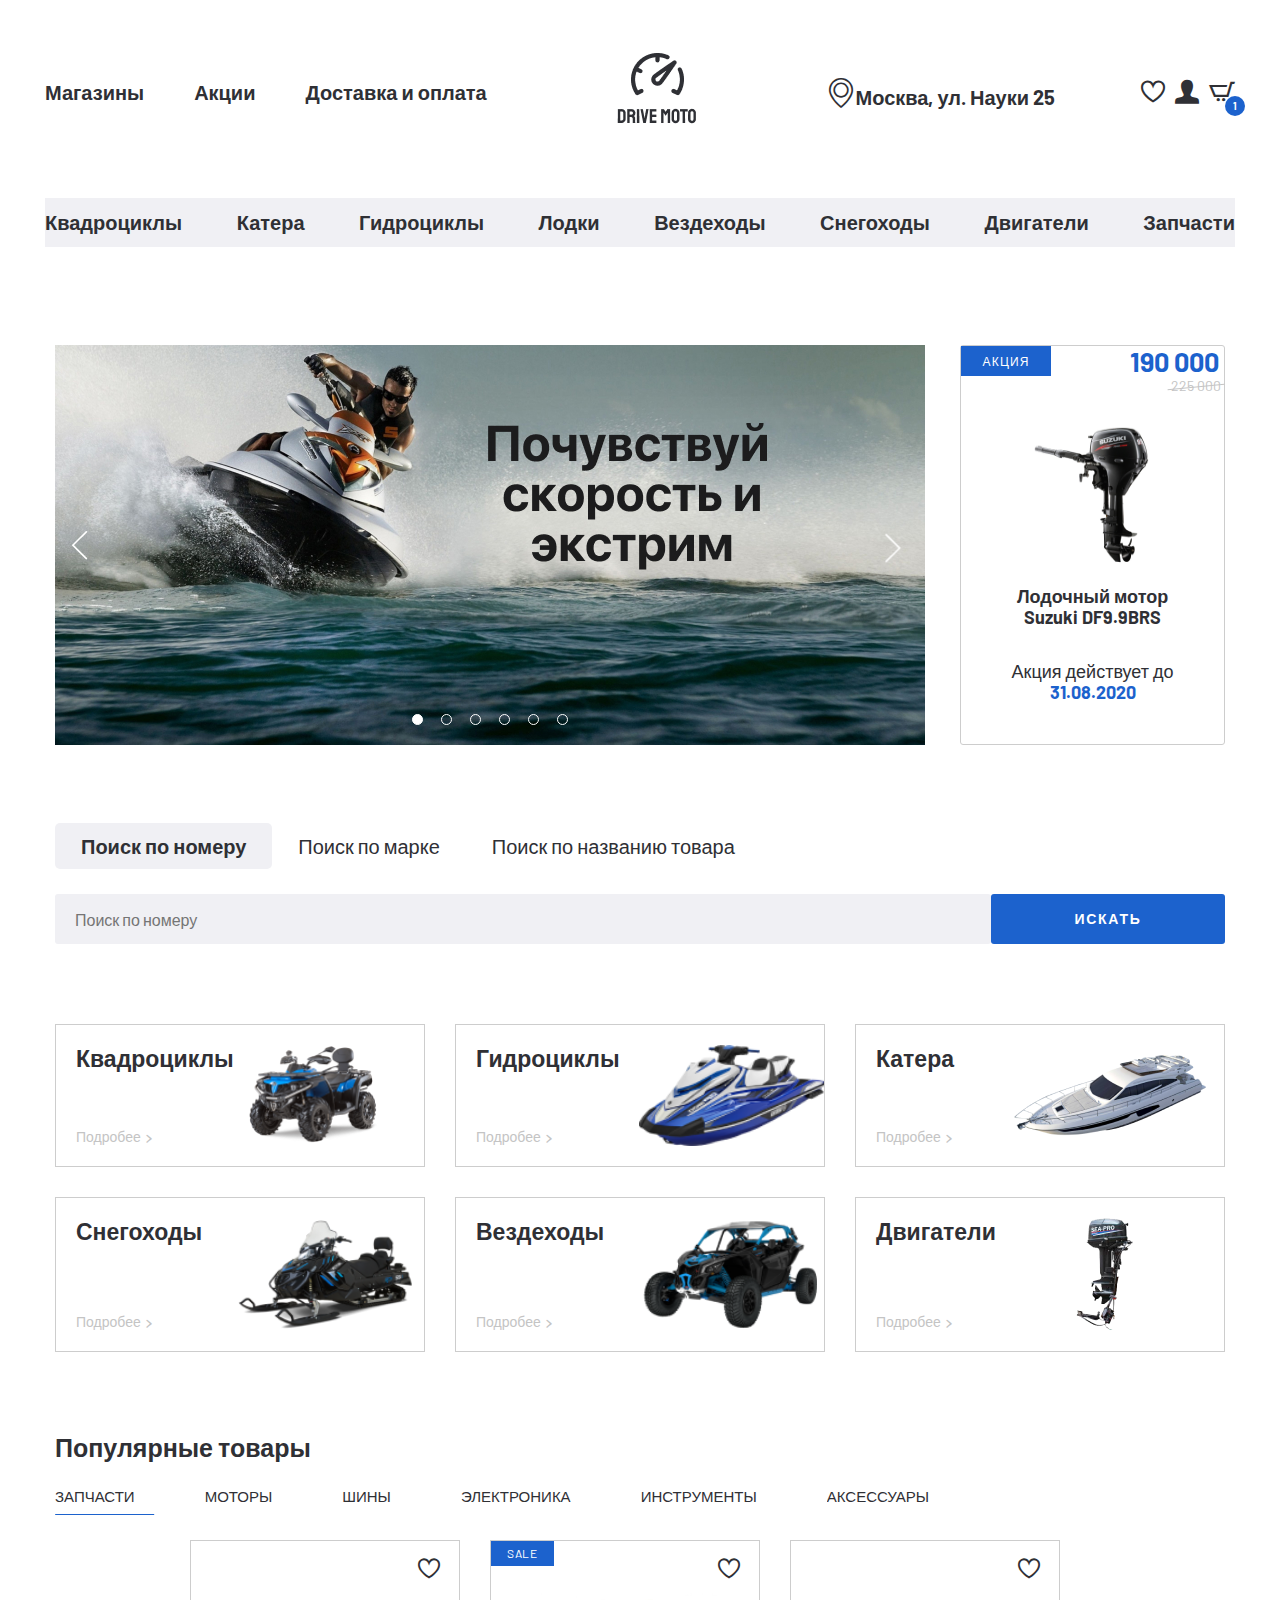
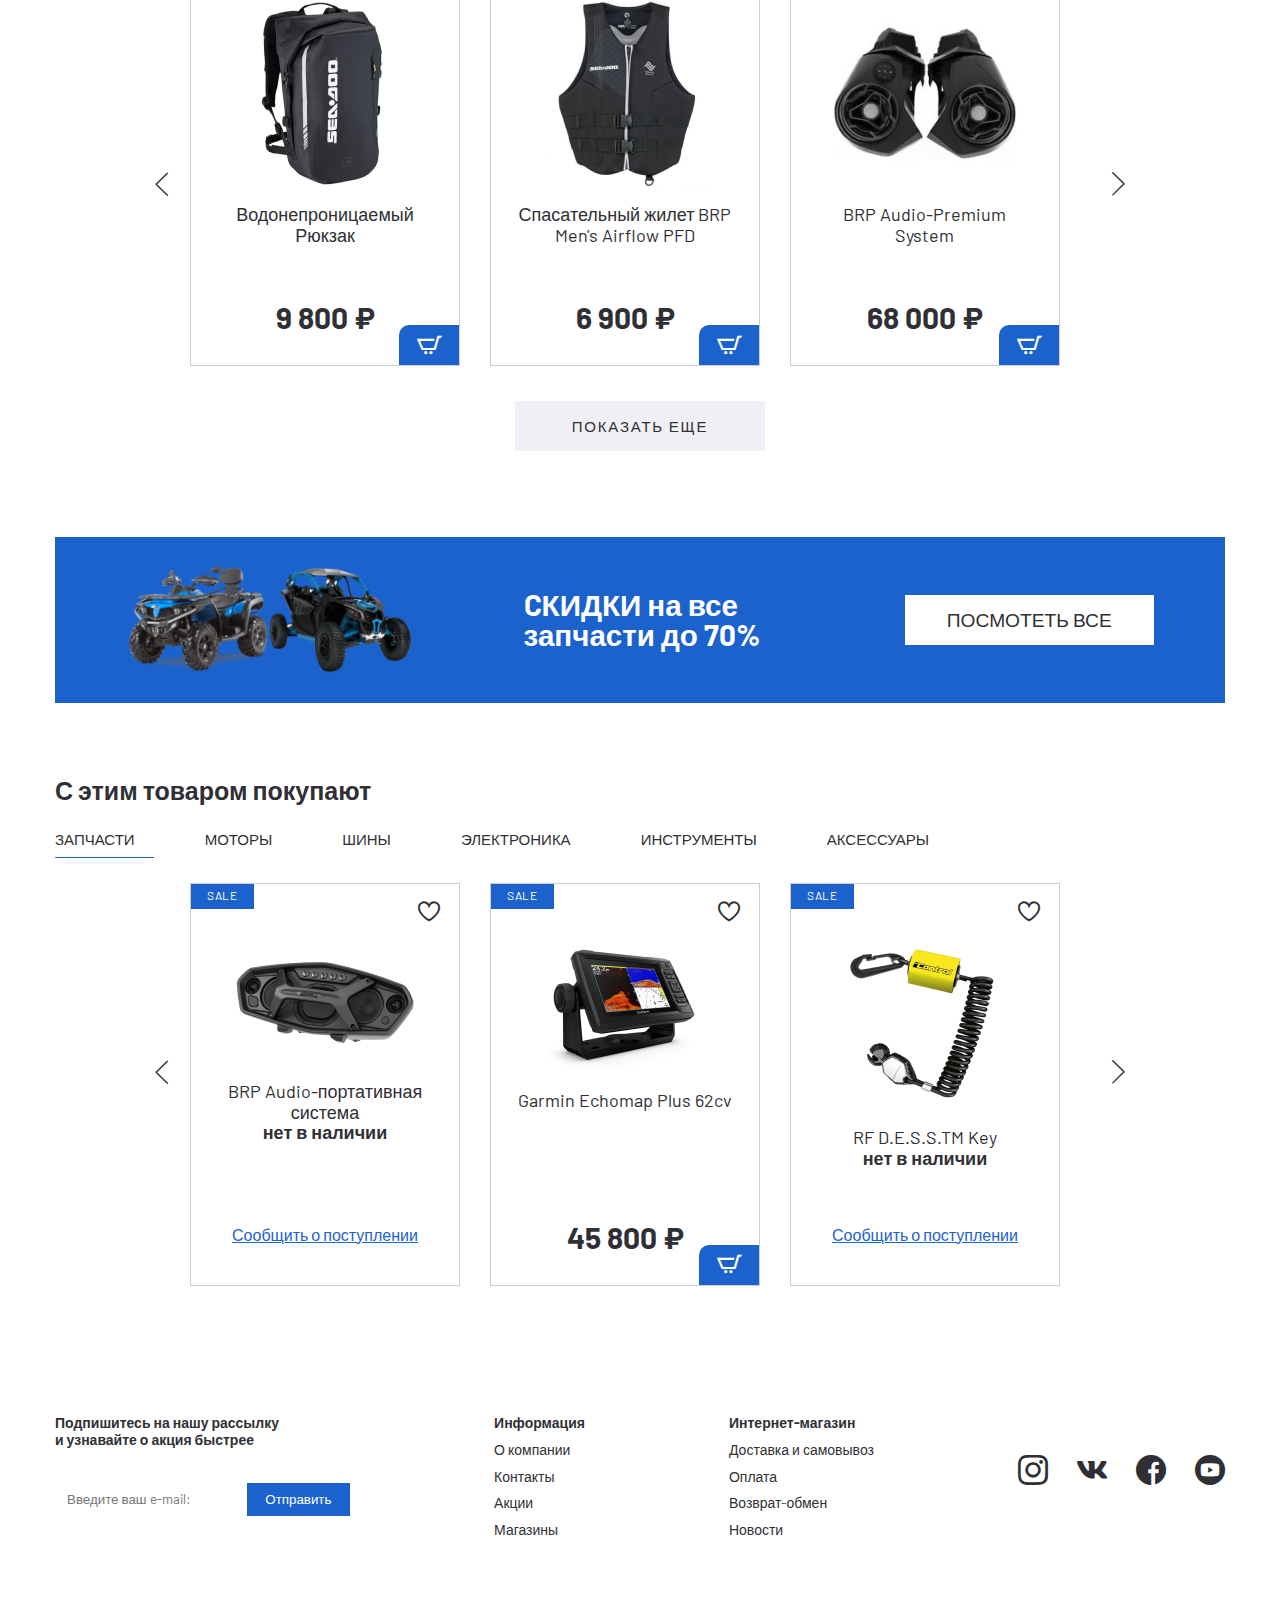
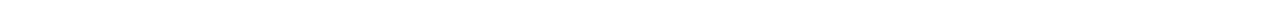
<file: index.html>
<!DOCTYPE html>
<html lang="en">
<head>
   <meta charset="UTF-8">
   <meta http-equiv="X-UA-Compatible" content="IE=edge">
   <meta name="viewport" content="width=device-width, initial-scale=1.0">
   <link rel="stylesheet" href="css/style.css">
   <link rel="stylesheet" href="fonts/style.css">
   <title>Self 11</title>
</head>
<body>
   <div class="wrapper">
      <header class="header">
         <div class="container header__body">
            <div class="header__burger"><span></span></div>
            <nav class="header__part1">
               <a href="#" class="header__link1">Магазины</a>
               <a href="#" class="header__link1">Акции</a>
               <a href="#" class="header__link1">Доставка и оплата</a>
            </nav>
            <a href="index.html" class="header__center header__logo">
               <img src="img/logo.png" alt="logo">
               <p>DRIVE MOTO</p>
            </a>
            <div class="header__part2">
               <div class="header__item_location">
                  <i class="header__icon icon-location"></i>
                  <p class="header__text1">Москва,  ул. Науки  25</p>
               </div>
               <div class="header__item_contact">
                  <a href="#" class="header__likn2">
                     <i class="header__icon2 icon-favorit"></i>
                  </a>
                  <a href="#" class="header__likn2">
                     <i class="header__icon2 icon-user"></i>
                  </a>
                  <a href="#" class="header__likn2 header__likn20">
                     <i class="header__icon21 icon-basket"></i>
                     <span>1</span>
                  </a>
               </div>
            </div>
         </div>
         <nav class="container header__body0">
            <a href="#" class="header__link0">Магазины</a>
            <a href="#" class="header__link0">Акции</a>
            <a href="#" class="header__link0">Доставка и оплата</a>
         </nav>
         <nav class="container header__body2">
            <ul class="header__list">
               <li class="header__item"><a href="#" class="header__link3">Квадроциклы</a></li>
               <li class="header__item"><a href="#" class="header__link3">Катера</a></li>
               <li class="header__item"><a href="#" class="header__link3">Гидроциклы</a></li>
               <li class="header__item"><a href="#" class="header__link3">Лодки</a></li>
               <li class="header__item"><a href="#" class="header__link3">Вездеходы</a></li>
               <li class="header__item"><a href="#" class="header__link3">Снегоходы</a></li>
               <li class="header__item"><a href="#" class="header__link3">Двигатели</a></li>
               <li class="header__item"><a href="#" class="header__link3">Запчасти</a></li>
            </ul>
         </nav>
         <div class="container header__menu_burger">
            <a href="#" class="header__item0">
               <img src="img/user.png" alt="icon" class="header__img0">
               <p class="header__text3">Войти</p>
            </a>
            <a href="#" class="header__item0">
               <img src="img/user.png" alt="icon" class="header__img0">
               <p class="header__text3">Регистрация</p>
            </a>
            <a href="#" class="header__item0">
               <img src="img/favorit.png" alt="icon" class="header__img0">
               <p class="header__text3">Избранное</p>
            </a>
            <a href="#" class="header__item0">
               <img src="img/basket.png" alt="icon" class="header__img0">
               <p class="header__text3">Корзина</p>
            </a>
            <a href="#" class="header__item0">
               <img src="img/mall.png" alt="icon" class="header__img0">
               <p class="header__text3">Магазины</p>
            </a>
            <a href="#" class="header__item0">
               <img src="img/percent.png" alt="icon" class="header__img0">
               <p class="header__text3">Акции</p>
            </a>
            <a href="#" class="header__item0">
               <img src="img/delivery.png" alt="icon" class="header__img0">
               <p class="header__text3">Доставка и оплата</p>
            </a>
            <a href="#" class="header__item0">
               <p class="header__text3">Квадроциклы</p>
            </a>
            <a href="#" class="header__item0">
               <p class="header__text3">Катера</p>
            </a>
            <a href="#" class="header__item0">
               <p class="header__text3">Гидроциклы</p>
            </a>
            <a href="#" class="header__item0">
               <p class="header__text3">Лодки</p>
            </a>
            <a href="#" class="header__item0">
               <p class="header__text3">Вездеходы</p>
            </a>
            <a href="#" class="header__item0">
               <p class="header__text3">Снегоходы</p>
            </a>
            <a href="#" class="header__item0">
               <p class="header__text3">Двигатели</p>
            </a>
            <a href="#" class="header__item0">
               <p class="header__text3">Запчасти</p>
            </a>
            <address class="header__text3">Москва, ул. Науки  25</address>
         </div>
      </header>
      <main class="page">
         <div class="home">
            <div class="container">
               <div class="home__body">
                  <div class="home__slider">
                     <div class="home__slider_line">
                        <img src="img/bg1.jpg" alt="icon" class="home__slider_img">
                        <img src="img/bg1.jpg" alt="icon" class="home__slider_img">
                        <img src="img/bg1.jpg" alt="icon" class="home__slider_img">
                        <img src="img/bg1.jpg" alt="icon" class="home__slider_img">
                        <img src="img/bg1.jpg" alt="icon" class="home__slider_img">
                        <img src="img/bg1.jpg" alt="icon" class="home__slider_img">
                     </div>
                     <button class="home__btn_next">
                        <img src="img/arr1.png" alt="arrow" class="home__arr_left">
                     </button>
                     <button class="home__btn_prev">
                        <img src="img/arr1.png" alt="arrow" class="home__arr_right">
                     </button>
                     <div class="home__sliders_wrapper">
                        <div class="home__dot active"></div>
                        <div class="home__dot"></div>
                        <div class="home__dot"></div>
                        <div class="home__dot"></div>
                        <div class="home__dot"></div>
                        <div class="home__dot"></div>
                     </div>
                  </div>
                  <div class="home__sale">
                     <div class="home__sale_up">
                        <div class="home__sale-sale sale">акция</div>
                        <div class="home__sale_price_block">
                           <p class="home__sale_price1">190 000</p>
                           <p class="home__sale_price2">225 000</p>
                        </div>
                     </div>
                     <img src="img/img1.png" alt="icon" class="home__sale_img">
                     <p class="home__sale_text">Лодочный мотор Suzuki DF9.9BRS</p>
                     <p class="home__sale_text0">Акция действует до<br><span>31.08.2020</span></p>
                  </div>
               </div>
            </div>
         </div>
         <div class="inputs">
            <div class="container">
               <div class="inputs__body">
                  <ul class="inputs__head">
                     <li data-tab="tab_1" class="inputs__input_call active">Поиск по номеру</li>
                     <li data-tab="tab_2" class="inputs__input_call">Поиск по марке</li>
                     <li data-tab="tab_3" class="inputs__input_call">Поиск по названию товара</li>
                  </ul>
                  <div id="tab_1" class="inputs__group">
                     <input type="text" class="inputs__input" placeholder="Поиск по номеру">
                     <button type="submit" class="inputs__btn">искать</button>
                  </div>
                  <div id="tab_2" class="inputs__group hidden">
                     <input type="text" class="inputs__input" placeholder="Поиск по марке">
                     <button type="submit" class="inputs__btn">искать</button>
                  </div>
                  <div id="tab_3" class="inputs__group hidden">
                     <input type="text" class="inputs__input" placeholder="Поиск по названию товара">
                     <button type="submit" class="inputs__btn">искать</button>
                  </div>
               </div>
            </div>
         </div>
         <div class="cards">
            <div class="container">
               <div class="cards__box">
                  <div class="cards__card card1">
                     <div class="card1__block_text block1">
                        <p class="card1__title">Квадроциклы</p>
                        <a href="#" class="card1__text">
                           <p>Подробее</p>
                           <i class="card1__icon icon-arr_back"></i>
                        </a>
                     </div>
                     <img src="img/img21.png" alt="icon" class="card1__img">
                  </div>
                  <div class="cards__card card1">
                     <div class="card1__block_text block2">
                        <p class="card1__title">Гидроциклы</p>
                        <a href="#" class="card1__text">
                           <p>Подробее</p>
                           <i class="card1__icon icon-arr_back"></i>
                        </a>
                     </div>
                     <img src="img/img22.png" alt="icon" class="card1__img">
                  </div>
                  <div class="cards__card card1">
                     <div class="card1__block_text block3">
                        <p class="card1__title">Катера</p>
                        <a href="#" class="card1__text">
                           <p>Подробее</p>
                           <i class="card1__icon icon-arr_back"></i>
                        </a>
                     </div>
                     <img src="img/img23.png" alt="icon" class="card1__img">
                  </div>
                  <div class="cards__card card1">
                     <div class="card1__block_text block4">
                        <p class="card1__title">Снегоходы</p>
                        <a href="#" class="card1__text">
                           <p>Подробее</p>
                           <i class="card1__icon icon-arr_back"></i>
                        </a>
                     </div>
                     <img src="img/img24.png" alt="icon" class="card1__img">
                  </div>
                  <div class="cards__card card1">
                     <div class="card1__block_text block5">
                        <p class="card1__title">Вездеходы</p>
                        <a href="#" class="card1__text">
                           <p>Подробее</p>
                           <i class="card1__icon icon-arr_back"></i>
                        </a>
                     </div>
                     <img src="img/img25.png" alt="icon" class="card1__img">
                  </div>
                  <div class="cards__card card1">
                     <div class="card1__block_text block6">
                        <p class="card1__title">Двигатели</p>
                        <a href="#" class="card1__text">
                           <p>Подробее</p>
                           <i class="card1__icon icon-arr_back"></i>
                        </a>
                     </div>
                     <img src="img/img26.png" alt="icon" class="card1__img">
                  </div>
               </div>
            </div>
         </div>
         <section class="products">
            <div class="container">
               <h1 class="products__title title">Популярные товары</h1>
               <div class="products__list">
                  <button data-tab="tab_10" class="products__item01 call active">запчасти</button>
                  <button data-tab="tab_20" class="products__item01 call">моторы</button>
                  <button data-tab="tab_30" class="products__item01 call">шины</button>
                  <button data-tab="tab_40" class="products__item01 call">электроника</button>
                  <button data-tab="tab_50" class="products__item01 call">инструменты</button>
                  <button data-tab="tab_60" class="products__item01 call">аксессуары </button>
               </div>
            </div>
            <button class="products__prev">
               <i class="products__arrow_left icon-arr_slide arrow_left"></i>
            </button>
            <button class="products__next">
               <i class="products__arrow_right icon-arr_slide arrow_right"></i>
            </button>
            <div class="products__corusel corusel">
               <div id="tab_10" class="products__items items">
                  <div class="products__item item2 item0">
                     <a href class="item2__look">посмотреть товар</a>
                     <i class="item2__favorit icon-favorit"></i>
                     <img src="img/img31.jpg" alt="icon" class="item2__img">
                     <p class="item2__title">Водонепроницаемый Рюкзак</p>
                     <p class="item2__price">9 800 ₽</p>
                     <a href="#" class="item2__basket">
                        <i class="item2__icon2 icon-basket"></i>
                     </a>
                  </div>
                  <div class="products__item item2 item0">
                     <a href class="item2__look">посмотреть товар</a>
                     <div class="item2__sale">sale</div>
                     <i class="item2__favorit icon-favorit"></i>
                     <img src="img/img32.jpg" alt="icon" class="item2__img">
                     <p class="item2__title">Спасательный жилет BRP Men's Airflow PFD</p>
                     <p class="item2__price">6 900 ₽</p>
                     <a href="#" class="item2__basket">
                        <i class="item2__icon2 icon-basket"></i>
                     </a>
                  </div>
                  <div class="products__item item2 item0">
                     <a href class="item2__look">посмотреть товар</a>
                     <i class="item2__favorit icon-favorit"></i>
                     <img src="img/img33.jpg" alt="icon" class="item2__img">
                     <p class="item2__title">BRP Audio-Premium System</p>
                     <p class="item2__price">68 000 ₽</p>
                     <a href="#" class="item2__basket">
                        <i class="item2__icon2 icon-basket"></i>
                     </a>
                  </div>
                  <div class="products__item item2 item0">
                     <div class="item2__sale">sale</div>
                     <i class="item2__favorit icon-favorit"></i>
                     <img src="img/img34.jpg" alt="icon" class="item2__img">
                     <p class="item2__title">Спасательное снаряжение<br><span>нет в наличии</span></p>
                     <a href="#" class="item2__link">Сообщить о поступлении</a>
                  </div>
                  <div class="products__item item2 item0">
                     <div class="item2__sale">sale</div>
                     <i class="item2__favorit icon-favorit"></i>
                     <img src="img/img34.jpg" alt="icon" class="item2__img">
                     <p class="item2__title">Спасательное снаряжение<br><span>нет в наличии</span></p>
                     <a href="#" class="item2__link">Сообщить о поступлении</a>
                  </div>
                  <div class="products__item item2 item0">
                     <div class="item2__sale">sale</div>
                     <i class="item2__favorit icon-favorit"></i>
                     <img src="img/img34.jpg" alt="icon" class="item2__img">
                     <p class="item2__title">Спасательное снаряжение<br><span>нет в наличии</span></p>
                     <a href="#" class="item2__link">Сообщить о поступлении</a>
                  </div>
               </div>
            </div>
            <div class="products__link_turn_block">
               <a href="index2.html" class="products__link_turn">Показать еще</a>
            </div>
         </section>
         <div class="banner">
            <div class="container">
               <div class="banner__body">
                  <div class="banner__img_block">
                     <img src="img/img41.png" alt="icon" class="banner__img1">
                     <img src="img/img42.png" alt="icon" class="banner__img2">
                  </div>
                  <div class="banner__text">CКИДКИ на все запчасти до 70%</div>
                  <button class="banner__btn">ПОСМОТЕТЬ ВСЕ</button>
               </div>
            </div>
         </div>
         <section class="products products2">
            <div class="container">
               <h1 class="products__title title">С этим товаром покупают</h1>
               <div class="products__list">
                  <button data-tab="tab_10" class="products__item01 call active">запчасти</button>
                  <button data-tab="tab_20" class="products__item01 call">моторы</button>
                  <button data-tab="tab_30" class="products__item01 call">шины</button>
                  <button data-tab="tab_40" class="products__item01 call">электроника</button>
                  <button data-tab="tab_50" class="products__item01 call">инструменты</button>
                  <button data-tab="tab_60" class="products__item01 call">аксессуары </button>
               </div>
            </div>
            <button class="products__prev">
               <i class="products__arrow_left icon-arr_slide arrow_left"></i>
            </button>
            <button class="products__next">
               <i class="products__arrow_right icon-arr_slide arrow_right"></i>
            </button>
            <div class="products__corusel corusel">
               <div id="tab_10" class="products__items items">
                  <div class="products__item item2 item0">
                     <div class="item2__sale">sale</div>
                     <i class="item2__favorit icon-favorit"></i>
                     <img src="img/img51.jpg" alt="icon" class="item2__img">
                     <p class="item2__title">BRP Audio-портативная система<br><span>нет в наличии</span></p>
                     <a href="#" class="item2__link">Сообщить о поступлении</a>
                  </div>
                  <div class="products__item item2 item0">
                     <a href class="item2__look">посмотреть товар</a>
                     <div class="item2__sale">sale</div>
                     <i class="item2__favorit icon-favorit"></i>
                     <img src="img/img52.jpg" alt="icon" class="item2__img">
                     <p class="item2__title">Garmin Echomap Plus 62cv</p>
                     <p class="item2__price">45 800 ₽</p>
                     <a href="#" class="item2__basket">
                        <i class="item2__icon2 icon-basket"></i>
                     </a>
                  </div>
                  <div class="products__item item2 item0">
                     <div class="item2__sale">sale</div>
                     <i class="item2__favorit icon-favorit"></i>
                     <img src="img/img53.jpg" alt="icon" class="item2__img">
                     <p class="item2__title">RF D.E.S.S.TM Key<br><span>нет в наличии</span></p>
                     <a href="#" class="item2__link">Сообщить о поступлении</a>
                  </div>
                  <div class="products__item item2 item0">
                     <a href class="item2__look">посмотреть товар</a>
                     <div class="item2__sale">sale</div>
                     <i class="item2__favorit icon-favorit"></i>
                     <img src="img/img54.jpg" alt="icon" class="item2__img">
                     <p class="item2__title">Мужской костюм 3мм</p>
                     <p class="item2__price">7 000 ₽</p>
                     <a href="#" class="item2__basket">
                        <i class="item2__icon2 icon-basket"></i>
                     </a>
                  </div>
                  <div class="products__item item2 item0">
                     <div class="item2__sale">sale</div>
                     <i class="item2__favorit icon-favorit"></i>
                     <img src="img/img34.jpg" alt="icon" class="item2__img">
                     <p class="item2__text">Спасательное снаряжение<br><span>нет в наличии</span></p>
                     <a href="#" class="item2__link">Сообщить о поступлении</a>
                  </div>
                  <div class="products__item item2 item0">
                     <div class="item2__sale">sale</div>
                     <i class="item2__favorit icon-favorit"></i>
                     <img src="img/img34.jpg" alt="icon" class="item2__img">
                     <p class="item2__text">Спасательное снаряжение<br><span>нет в наличии</span></p>
                     <a href="#" class="item2__link">Сообщить о поступлении</a>
                  </div>
                  <div class="products__item item2 item0">
                     <div class="item2__sale">sale</div>
                     <i class="item2__favorit icon-favorit"></i>
                     <img src="img/img34.jpg" alt="icon" class="item2__img">
                     <p class="item2__text">Спасательное снаряжение<br><span>нет в наличии</span></p>
                     <a href="#" class="item2__link">Сообщить о поступлении</a>
                  </div>
               </div>
            </div>
         </section>
      </main>
      <footer class="footer">
         <div class="container">
            <div class="footer__body">
               <div class="footer__part1 footer__item">
                  <p class="footer__text">Подпишитесь на нашу рассылку и узнавайте о акция быстрее</p>
                  <form active="#" class="footer__group">
                     <input type="email" class="footer__input" placeholder="Введите ваш e-mail:">
                     <button class="footer__btn" type="submit">Отправить</button>
                  </form>
               </div>
               <div class="footer__item footer__item2">
                  <div class="footer__up">
                     <p class="footer__up_text">Информация</p>
                     <i class="footer__up_icon icon-arr_back"></i>
                  </div>
                  <div class="footer__column">
                     <p class="footer__title">Информация</p>
                     <a href="#" class="footer__link">О компании</a>
                     <a href="#" class="footer__link">Контакты</a>
                     <a href="#" class="footer__link">Акции</a>
                     <a href="#" class="footer__link">Магазины</a>
                  </div>
               </div>
               <div class="footer__item footer__item2">
                  <div class="footer__up">
                     <p class="footer__up_text">Интернет-магазин</p>
                     <i class="footer__up_icon icon-arr_back"></i>
                  </div>
                  <div class="footer__column">
                     <p class="footer__title">Интернет-магазин</p>
                     <a href="#" class="footer__link">Доставка и самовывоз</a>
                     <a href="#" class="footer__link">Оплата</a>
                     <a href="#" class="footer__link">Возврат-обмен</a>
                     <a href="#" class="footer__link">Новости</a>
                  </div>
               </div>
               <div class="footer__soces footer__item">
                  <a href="#" class="footer__soc_link"><i class="footer__icon icon-instagram"></i></a>
                  <a href="#" class="footer__soc_link"><i class="footer__icon icon-vk"></i></a>
                  <a href="#" class="footer__soc_link"><i class="footer__icon icon-facebook"></i></a>
                  <a href="#" class="footer__soc_link"><i class="footer__icon icon-youtube"></i></a>
               </div>
            </div>
         </div>
      </footer>
   </div>
   <script src="js/script.js"></script>
</body>
</html>
</file>
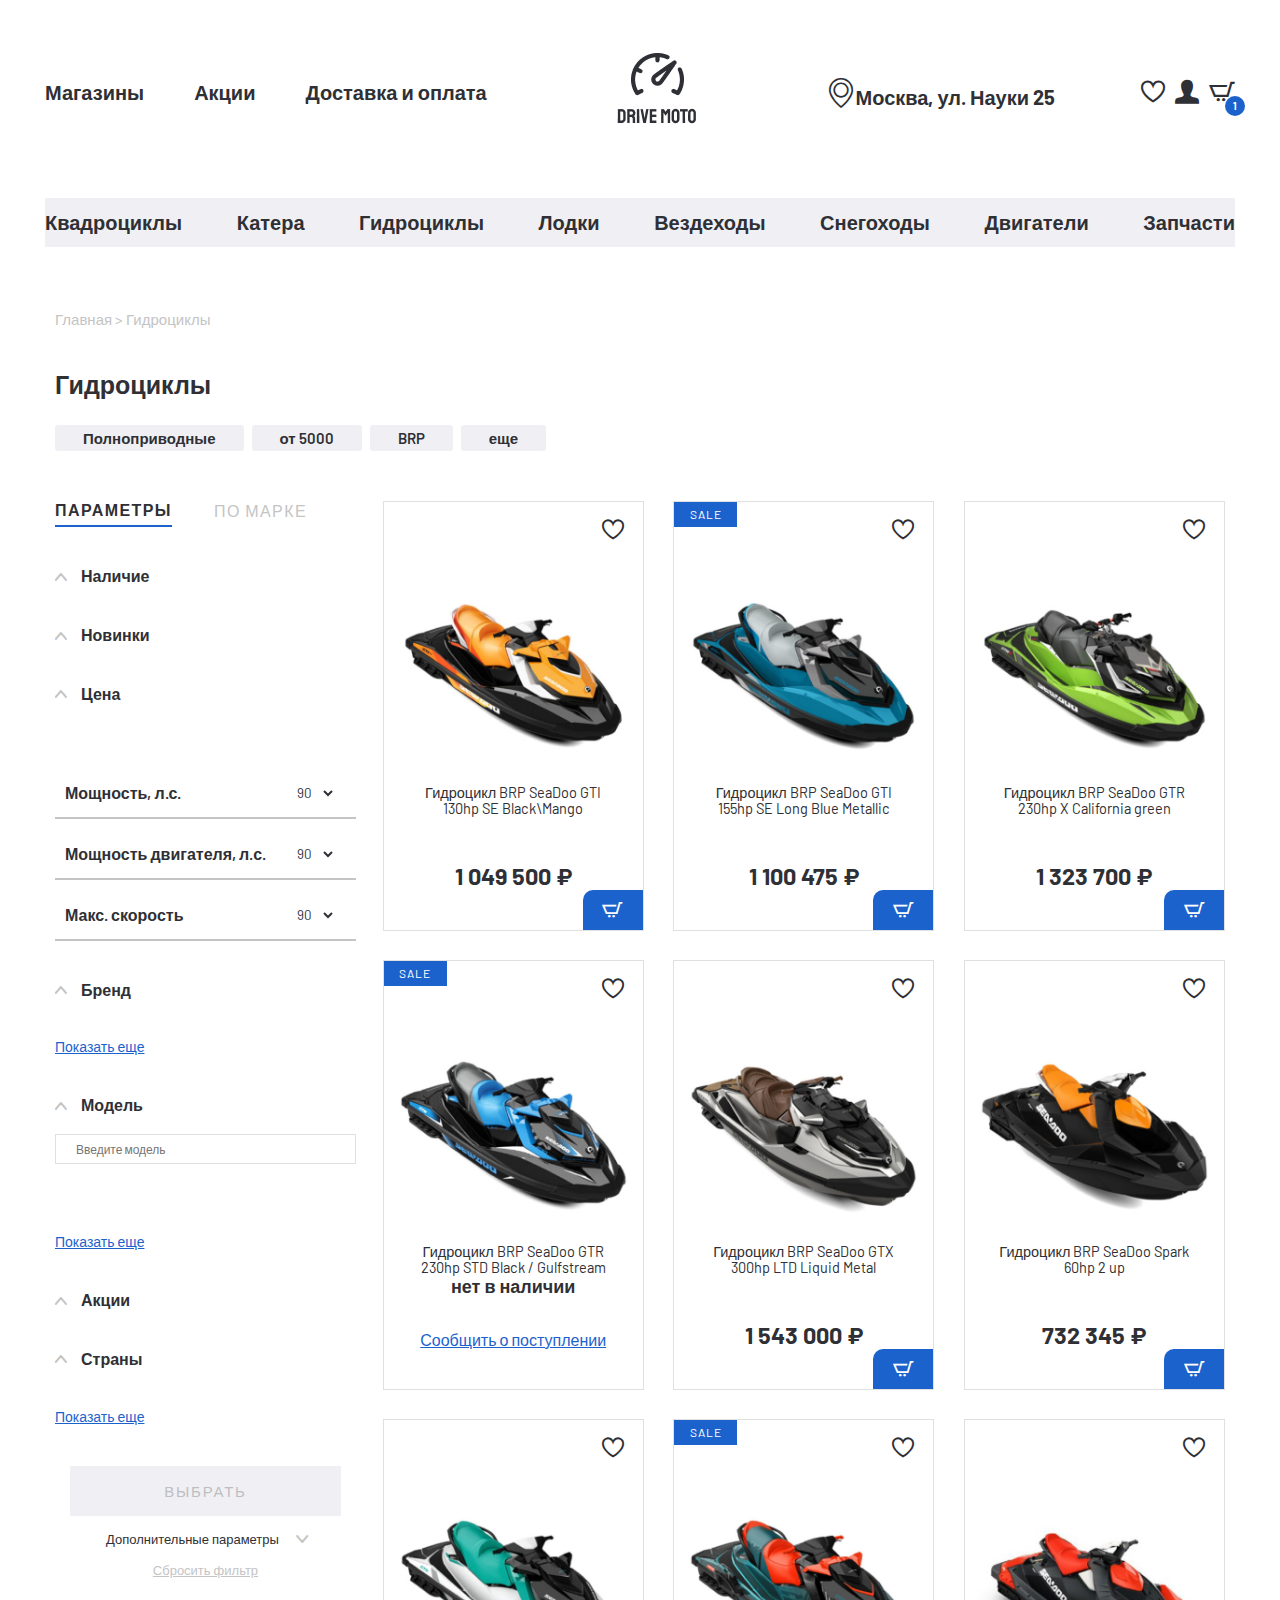
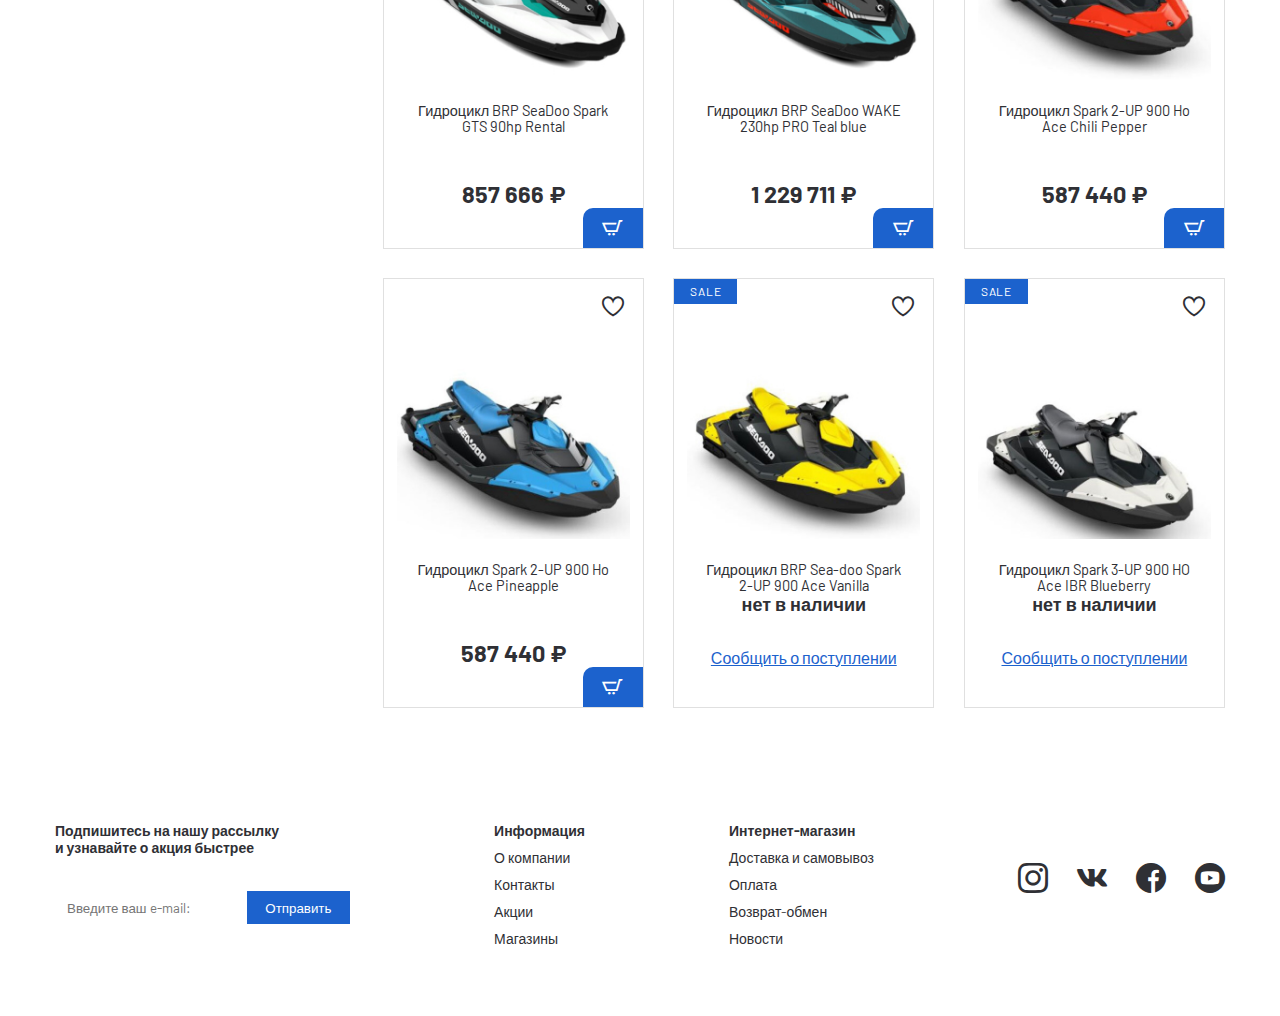
<file: index2.html>
<!DOCTYPE html>
<html lang="en">
<head>
   <meta charset="UTF-8">
   <meta http-equiv="X-UA-Compatible" content="IE=edge">
   <meta name="viewport" content="width=device-width, initial-scale=1.0">
   <link rel="stylesheet" href="css/style.css">
   <link rel="stylesheet" href="fonts/style.css">
   <title>Self 11(2)</title>
</head>
<body>
   <div class="wrapper">
      <header class="header">
         <div class="container header__body">
            <div class="header__burger"><span></span></div>
            <nav class="header__part1">
               <a href="#" class="header__link1">Магазины</a>
               <a href="#" class="header__link1">Акции</a>
               <a href="#" class="header__link1">Доставка и оплата</a>
            </nav>
            <a href="index.html" class="header__center header__logo">
               <img src="img/logo.png" alt="logo">
               <p>DRIVE MOTO</p>
            </a>
            <div class="header__part2">
               <div class="header__item_location">
                  <i class="header__icon icon-location"></i>
                  <p class="header__text1">Москва,  ул. Науки  25</p>
               </div>
               <div class="header__item_contact">
                  <a href="#" class="header__likn2">
                     <i class="header__icon2 icon-favorit"></i>
                  </a>
                  <a href="#" class="header__likn2">
                     <i class="header__icon2 icon-user"></i>
                  </a>
                  <a href="#" class="header__likn2 header__likn20">
                     <i class="header__icon21 icon-basket"></i>
                     <span>1</span>
                  </a>
               </div>
            </div>
         </div>
         <nav class="container header__body0">
            <a href="#" class="header__link0">Магазины</a>
            <a href="#" class="header__link0">Акции</a>
            <a href="#" class="header__link0">Доставка и оплата</a>
         </nav>
         <nav class="container header__body2">
            <ul class="header__list">
               <li class="header__item"><a href="#" class="header__link3">Квадроциклы</a></li>
               <li class="header__item"><a href="#" class="header__link3">Катера</a></li>
               <li class="header__item"><a href="#" class="header__link3">Гидроциклы</a></li>
               <li class="header__item"><a href="#" class="header__link3">Лодки</a></li>
               <li class="header__item"><a href="#" class="header__link3">Вездеходы</a></li>
               <li class="header__item"><a href="#" class="header__link3">Снегоходы</a></li>
               <li class="header__item"><a href="#" class="header__link3">Двигатели</a></li>
               <li class="header__item"><a href="#" class="header__link3">Запчасти</a></li>
            </ul>
         </nav>
         <div class="container header__menu_burger">
            <a href="#" class="header__item0">
               <img src="img/user.png" alt="icon" class="header__img0">
               <p class="header__text3">Войти</p>
            </a>
            <a href="#" class="header__item0">
               <img src="img/user.png" alt="icon" class="header__img0">
               <p class="header__text3">Регистрация</p>
            </a>
            <a href="#" class="header__item0">
               <img src="img/favorit.png" alt="icon" class="header__img0">
               <p class="header__text3">Избранное</p>
            </a>
            <a href="#" class="header__item0">
               <img src="img/basket.png" alt="icon" class="header__img0">
               <p class="header__text3">Корзина</p>
            </a>
            <a href="#" class="header__item0">
               <img src="img/mall.png" alt="icon" class="header__img0">
               <p class="header__text3">Магазины</p>
            </a>
            <a href="#" class="header__item0">
               <img src="img/percent.png" alt="icon" class="header__img0">
               <p class="header__text3">Акции</p>
            </a>
            <a href="#" class="header__item0">
               <img src="img/delivery.png" alt="icon" class="header__img0">
               <p class="header__text3">Доставка и оплата</p>
            </a>
            <a href="#" class="header__item0">
               <p class="header__text3">Квадроциклы</p>
            </a>
            <a href="#" class="header__item0">
               <p class="header__text3">Катера</p>
            </a>
            <a href="#" class="header__item0">
               <p class="header__text3">Гидроциклы</p>
            </a>
            <a href="#" class="header__item0">
               <p class="header__text3">Лодки</p>
            </a>
            <a href="#" class="header__item0">
               <p class="header__text3">Вездеходы</p>
            </a>
            <a href="#" class="header__item0">
               <p class="header__text3">Снегоходы</p>
            </a>
            <a href="#" class="header__item0">
               <p class="header__text3">Двигатели</p>
            </a>
            <a href="#" class="header__item0">
               <p class="header__text3">Запчасти</p>
            </a>
            <address class="header__text3">Москва, ул. Науки  25</address>
         </div>
      </header>
      <main class="page">
         <div class="home1">
            <div class="container home1__container">
               <p class="home1__turn">Главная > Гидроциклы</p>
               <h1 class="home1__title title">Гидроциклы</h1>
               <div class="home1__calls">
                  <button class="home1__call" data-name="all">Полноприводные</button>
                  <button class="home1__call" data-name="one">от 5000</button>
                  <button class="home1__call" data-name="two">BRP</button>
                  <button class="home1__call" data-name="three">еще</button>
               </div>
               <div class="home1__burger"><span></span></div>
               <div class="home1__body">
                  <aside class="home1__part1 part1">
                     <div class="home1__krest"></div>
                     <div class="part1__choice_box part1__box">
                        <button class="part1__choice1 active">Параметры</button>
                        <button class="part1__choice1">по марке</button>
                     </div>
                     <div class="part1__has_box part1__box">
                        <div class="part1__choice">
                           <i class="part1__icon_arr icon-arr_back choice" data-tab="tab_010"></i>
                           <p class="part1__has_text">Наличие</p>
                        </div>
                        <div class="part1__group_block hidden0 group" id="tab_010">
                           <div class="part1__group1 part1__group01">
                              <input id="check" type="checkbox" class="part1__input1">
                              <label for="check" class="part1__label1">В наличие</label>
                           </div>
                           <div class="part1__group1 part1__group01">
                              <input id="check" type="checkbox" class="part1__input1">
                              <label for="check" class="part1__label1">Под заказ</label>
                           </div>
                        </div>
                     </div>
                     <div class="part1__new_box part1__box">
                        <div class="part1__choice">
                           <i class="part1__icon_arr icon-arr_back choice" data-tab="tab_020"></i>
                           <p class="part1__has_text">Новинки</p>
                        </div>
                        <div class="part1__group_block group hidden0" id="tab_020">
                           <div class="part1__group1 part1__group02">
                              <input id="check" type="checkbox" class="part1__input1">
                              <label for="check" class="part1__label1">Все</label>
                           </div>
                           <div class="part1__group1 part1__group02">
                              <input id="check" type="checkbox" class="part1__input1">
                              <label for="check" class="part1__label1">Новинки</label>
                           </div>
                           <div class="part1__group1 part1__group02">
                              <input id="check" type="checkbox" class="part1__input1">
                              <label for="check" class="part1__label1">Акции</label>
                           </div>
                        </div>
                     </div>
                     <div class="part1__price_box part1__box">
                        <div class="part1__choice">
                           <i class="part1__icon_arr icon-arr_back choice" data-tab="tab_030"></i>
                           <p class="part1__has_text">Цена</p>
                        </div>
                        <div class="part1__span0"><span class="part1__span">0</span></div>
                        <div class="hidden0" id="tab_030">
                           <div class="field">
                              <div class="value left"><span>от</span><p>0</p></div>
                              <input class="part1__range" type="range" min="0" max="500000" value="0" steps="1">
                              <div class="value right"><span>до</span><p>500000</p></div>
                           </div>
                        </div>
                     </div>
                     <div class="part1__speed_box part1__box">
                        <div class="part1__speed_group">
                           <p class="part1__has_text">Мощность, л.с.</p>
                           <select id='select'>
                              <option value="15">90</option>
                              <option value="1">130</option>
                              <option value="4">154</option>
                              <option value="7">230</option>
                              <option value="7">300</option>
                           </select>
                        </div>
                        <div class="part1__speed_group">
                           <p class="part1__has_text">Мощность двигателя, л.с.</p>
                           <select id='select'>
                              <option value="15">90</option>
                              <option value="1">130</option>
                              <option value="4">154</option>
                              <option value="7">230</option>
                              <option value="7">300</option>
                           </select>
                        </div>
                        <div class="part1__speed_group">
                           <p class="part1__has_text">Макс. скорость</p>
                           <select id='select'>
                              <option value="15">90</option>
                              <option value="1">130</option>
                              <option value="4">154</option>
                              <option value="7">230</option>
                              <option value="7">300</option>
                           </select>
                        </div>
                     </div>
                     <div class="part1__brand_box part1__box">
                        <div class="part1__choice">
                           <i class="part1__icon_arr icon-arr_back choice" data-tab="tab_040"></i>
                           <p class="part1__has_text">Бренд</p>
                        </div>
                        <div class="part1__brand_group hidden0 group" id="tab_040">
                           <div class="part1__group2">
                              <input id="check2" type="checkbox" class="part1__input2">
                              <label for="check2" class="part1__label1">BRP</label>
                           </div>
                           <div class="part1__group2">
                              <input id="check2" type="checkbox" class="part1__input2">
                              <label for="check2" class="part1__label1">Spark 2</label>
                           </div>
                           <div class="part1__group2">
                              <input id="check2" type="checkbox" class="part1__input2">
                              <label for="check2" class="part1__label1">Spark 3</label>
                           </div>
                        </div>
                     </div>
                     <a href="#" class="part1__link_show">Показать еще</a>
                     <div class="part1__model_box part1__box">
                        <div class="part1__choice">
                           <i class="part1__icon_arr icon-arr_back choice" data-tab="tab_050"></i>
                           <p class="part1__has_text">Модель</p>
                        </div>
                        <input type="text" class="part1__model_input" placeholder="Введите модель">
                        <div class="part1__model_group group hidden0" id="tab_050">
                           <div class="part1__group2">
                              <input id="check2" type="checkbox" class="part1__input2">
                              <label for="check2" class="part1__label1">Sea-doo Spark 2</label>
                           </div>
                           <div class="part1__group2">
                              <input id="check2" type="checkbox" class="part1__input2">
                              <label for="check2" class="part1__label1">SeaDoo Spark 90 </label>
                           </div>
                           <div class="part1__group2">
                              <input id="check2" type="checkbox" class="part1__input2">
                              <label for="check2" class="part1__label1">SeaDoo GTI 155</label>
                           </div>
                           <div class="part1__group2">
                              <input id="check2" type="checkbox" class="part1__input2">
                              <label for="check2" class="part1__label1">SeaDoo GTR 230</label>
                           </div>
                        </div>
                     </div>
                     <a href="#" class="part1__link_show">Показать еще</a>
                     <div class="part1__sale_box part1__box">
                        <div class="part1__choice">
                           <i class="part1__icon_arr icon-arr_back choice" data-tab="tab_060"></i>
                           <p class="part1__has_text">Акции</p>
                        </div>
                        <div class="part1__sale_group group hidden0" id="tab_060">
                           <button class="part1__sale_choice active">SALE</button>
                           <button class="part1__sale_choice">NEW</button>
                           <button class="part1__sale_choice">HIT</button>
                           <button class="part1__sale_choice dark">ДИЛЕР</button>
                        </div>
                     </div>
                     <div class="part1__countries_box part1__box">
                        <div class="part1__choice">
                           <i class="part1__icon_arr icon-arr_back choice" data-tab="tab_070"></i>
                           <p class="part1__has_text">Страны</p>
                        </div>
                        <div class="part1__model_group group hidden0" id="tab_070">
                           <div class="part1__group2">
                              <input id="check2" type="checkbox" class="part1__input2">
                              <label for="check2" class="part1__label1">Россия</label>
                           </div>
                           <div class="part1__group2">
                              <input id="check2" type="checkbox" class="part1__input2">
                              <label for="check2" class="part1__label1">Германия</label>
                           </div>
                           <div class="part1__group2">
                              <input id="check2" type="checkbox" class="part1__input2">
                              <label for="check2" class="part1__label1">Китай</label>
                           </div>
                           <div class="part1__group2">
                              <input id="check2" type="checkbox" class="part1__input2">
                              <label for="check2" class="part1__label1">CША</label>
                           </div>
                        </div>
                     </div>
                     <a href="#" class="part1__link_show">Показать еще</a>
                     <button class="part1__btn">ВЫБРАТЬ</button>
                     <div class="part1__block_text0">
                        <p class="part1__text0">Дополнительные параметры</p>
                        <i class="part1__icon_arr icon-arr_back part1__icon_arr0"></i>
                     </div>
                     <a href="#" class="part1__last">Сбросить фильтр</a>
                  </aside>
                  <div class="home1__part2">
                     <div class="home1__items" data-name="one">
                        <div class="home1__item item001">
                           <a href class="item2__look">посмотреть товар</a>
                           <i class="item2__favorit icon-favorit"></i>
                           <img src="img/img01.jpg" alt="icon" class="item001__img">
                           <p class="item2__title">Гидроцикл BRP SeaDoo GTI 130hp SE Black\Mango</p>
                           <p class="item2__price">1 049 500 ₽</p>
                           <a href="#" class="item2__basket">
                              <i class="item2__icon2 icon-basket"></i>
                           </a>
                        </div>
                        <div class="home1__item item001">
                           <div class="item2__sale">sale</div>
                           <a href class="item2__look">посмотреть товар</a>
                           <i class="item2__favorit icon-favorit"></i>
                           <img src="img/img02.jpg" alt="icon" class="item001__img">
                           <p class="item2__title">Гидроцикл BRP SeaDoo GTI 155hp SE Long Blue Metallic</p>
                           <p class="item2__price">1 100 475 ₽</p>
                           <a href="#" class="item2__basket">
                              <i class="item2__icon2 icon-basket"></i>
                           </a>
                        </div>
                        <div class="home1__item item001">
                           <a href class="item2__look">посмотреть товар</a>
                           <i class="item2__favorit icon-favorit"></i>
                           <img src="img/img03.jpg" alt="icon" class="item001__img">
                           <p class="item2__title">Гидроцикл BRP SeaDoo GTR 230hp X California green </p>
                           <p class="item2__price">1 323 700 ₽</p>
                           <a href="#" class="item2__basket">
                              <i class="item2__icon2 icon-basket"></i>
                           </a>
                        </div>
                     </div>
                     <div class="home1__items" data-name="two">
                        <div class="home1__item item001">
                           <div class="item2__sale">sale</div>
                           <i class="item2__favorit icon-favorit"></i>
                           <img src="img/img04.jpg" alt="icon" class="item001__img">
                           <p class="item2__title">
                              Гидроцикл BRP SeaDoo GTR 230hp STD Black / Gulfstream<br><span>нет в наличии</span>
                           </p>
                           <a href="#" class="item2__link">Сообщить о поступлении</a>
                        </div>
                        <div class="home1__item item001">
                           <a href class="item2__look">посмотреть товар</a>
                           <i class="item2__favorit icon-favorit"></i>
                           <img src="img/img05.jpg" alt="icon" class="item001__img">
                           <p class="item2__title">Гидроцикл BRP SeaDoo GTX 300hp LTD Liquid Metal</p>
                           <p class="item2__price">1 543 000 ₽</p>
                           <a href="#" class="item2__basket">
                              <i class="item2__icon2 icon-basket"></i>
                           </a>
                        </div>
                        <div class="home1__item item001">
                           <a href class="item2__look">посмотреть товар</a>
                           <i class="item2__favorit icon-favorit"></i>
                           <img src="img/img06.jpg" alt="icon" class="item001__img">
                           <p class="item2__title">Гидроцикл BRP SeaDoo Spark 60hp 2 up</p>
                           <p class="item2__price">732 345 ₽</p>
                           <a href="#" class="item2__basket">
                              <i class="item2__icon2 icon-basket"></i>
                           </a>
                        </div>
                     </div>
                     <div class="home1__items" data-name="three">
                        <div class="home1__item item001">
                           <a href class="item2__look">посмотреть товар</a>
                           <i class="item2__favorit icon-favorit"></i>
                           <img src="img/img07.jpg" alt="icon" class="item001__img">
                           <p class="item2__title">Гидроцикл BRP SeaDoo Spark GTS 90hp Rental</p>
                           <p class="item2__price">857 666 ₽</p>
                           <a href="#" class="item2__basket">
                              <i class="item2__icon2 icon-basket"></i>
                           </a>
                        </div>
                        <div class="home1__item item001">
                           <div class="item2__sale">sale</div>
                           <a href class="item2__look">посмотреть товар</a>
                           <i class="item2__favorit icon-favorit"></i>
                           <img src="img/img08.jpg" alt="icon" class="item001__img">
                           <p class="item2__title">Гидроцикл BRP SeaDoo WAKE 230hp PRO Teal blue</p>
                           <p class="item2__price">1 229 711 ₽</p>
                           <a href="#" class="item2__basket">
                              <i class="item2__icon2 icon-basket"></i>
                           </a>
                        </div>
                        <div class="home1__item item001">
                           <a href class="item2__look">посмотреть товар</a>
                           <i class="item2__favorit icon-favorit"></i>
                           <img src="img/img09.jpg" alt="icon" class="item001__img">
                           <p class="item2__title">Гидроцикл Spark 2-UP 900 Ho Ace Chili Pepper</p>
                           <p class="item2__price">587 440 ₽</p>
                           <a href="#" class="item2__basket">
                              <i class="item2__icon2 icon-basket"></i>
                           </a>
                        </div>
                     </div>
                     <div class="home1__items" data-name="three">
                        <div class="home1__item item001">
                           <a href class="item2__look">посмотреть товар</a>
                           <i class="item2__favorit icon-favorit"></i>
                           <img src="img/img012.jpg" alt="icon" class="item001__img">
                           <p class="item2__title">Гидроцикл Spark 2-UP 900 Ho Ace Pineapple </p>
                           <p class="item2__price">587 440 ₽</p>
                           <a href="#" class="item2__basket">
                              <i class="item2__icon2 icon-basket"></i>
                           </a>
                        </div>
                        <div class="home1__item item001">
                           <div class="item2__sale">sale</div>
                           <i class="item2__favorit icon-favorit"></i>
                           <img src="img/img010.jpg" alt="icon" class="item001__img">
                           <p class="item2__title">
                              Гидроцикл BRP Sea-doo Spark 2-UP 900 Ace Vanilla<br><span>нет в наличии</span>
                           </p>
                           <a href="#" class="item2__link">Сообщить о поступлении</a>
                        </div>
                        <div class="home1__item item001">
                           <div class="item2__sale">sale</div>
                           <i class="item2__favorit icon-favorit"></i>
                           <img src="img/img011.jpg" alt="icon" class="item001__img">
                           <p class="item2__title">
                              Гидроцикл Spark 3-UP 900 HO Ace IBR Blueberry<br><span>нет в наличии</span>
                           </p>
                           <a href="#" class="item2__link">Сообщить о поступлении</a>
                        </div>
                     </div>
                  </div>
               </div>
            </div>
         </div>
      </main>
      <footer class="footer">
         <div class="container">
            <div class="footer__body">
               <div class="footer__part1 footer__item">
                  <p class="footer__text">Подпишитесь на нашу рассылку и узнавайте о акция быстрее</p>
                  <form active="#" class="footer__group">
                     <input type="email" class="footer__input" placeholder="Введите ваш e-mail:">
                     <button class="footer__btn" type="submit">Отправить</button>
                  </form>
               </div>
               <div class="footer__item footer__item2">
                  <div class="footer__up">
                     <p class="footer__up_text">Информация</p>
                     <i class="footer__up_icon icon-arr_back"></i>
                  </div>
                  <div class="footer__column">
                     <p class="footer__title">Информация</p>
                     <a href="#" class="footer__link">О компании</a>
                     <a href="#" class="footer__link">Контакты</a>
                     <a href="#" class="footer__link">Акции</a>
                     <a href="#" class="footer__link">Магазины</a>
                  </div>
               </div>
               <div class="footer__item footer__item2">
                  <div class="footer__up">
                     <p class="footer__up_text">Интернет-магазин</p>
                     <i class="footer__up_icon icon-arr_back"></i>
                  </div>
                  <div class="footer__column">
                     <p class="footer__title">Интернет-магазин</p>
                     <a href="#" class="footer__link">Доставка и самовывоз</a>
                     <a href="#" class="footer__link">Оплата</a>
                     <a href="#" class="footer__link">Возврат-обмен</a>
                     <a href="#" class="footer__link">Новости</a>
                  </div>
               </div>
               <div class="footer__soces footer__item">
                  <a href="#" class="footer__soc_link"><i class="footer__icon icon-instagram"></i></a>
                  <a href="#" class="footer__soc_link"><i class="footer__icon icon-vk"></i></a>
                  <a href="#" class="footer__soc_link"><i class="footer__icon icon-facebook"></i></a>
                  <a href="#" class="footer__soc_link"><i class="footer__icon icon-youtube"></i></a>
               </div>
            </div>
         </div>
      </footer>
   </div>
   <script src="js/script.js"></script>
   <script src="js/main2.js"></script>
</body>
</html>
</file>
<file: css/style.css>
@import url("https://fonts.googleapis.com/css2?family=Barlow:wght@300;400;700;800&family=Staatliches&display=swap");
* {
  margin: 0;
  padding: 0;
  -webkit-box-sizing: border-box;
          box-sizing: border-box;
  font-family: inherit;
  color: inherit;
  font-weight: inherit;
}

a {
  text-decoration: none;
  font-family: inherit;
  color: inherit;
  font-weight: inherit;
}

button {
  border: none;
  outline: none;
  background: transparent;
  cursor: pointer;
}

ul {
  list-style-type: none;
}

html, body {
  height: 100%;
}

body {
  font-family: "Barlow", sans-serif;
  font-weight: 400;
  color: #2F3035;
}
body.active {
  overflow: hidden;
}

.wrapper {
  display: -webkit-box;
  display: -ms-flexbox;
  display: flex;
  -webkit-box-orient: vertical;
  -webkit-box-direction: normal;
      -ms-flex-direction: column;
          flex-direction: column;
  min-height: 100%;
  overflow: hidden;
}

.title {
  font-weight: 700;
  font-size: 25px;
  line-height: 120%;
}

.page {
  -webkit-box-flex: 1;
      -ms-flex: 1 1 auto;
          flex: 1 1 auto;
}

.container {
  max-width: 1190px;
  margin: 0 auto;
  padding: 0 10px;
}

.header {
  color: #2F3035;
  font-weight: 700;
  line-height: 120%;
  position: relative;
}
.header__body {
  display: -ms-grid;
  display: grid;
  -ms-grid-columns: (1fr)[3];
  grid-template-columns: repeat(3, 1fr);
  -webkit-box-align: center;
      -ms-flex-align: center;
          align-items: center;
  padding: 53px 0 46px 0;
}
@media (max-width: 1200px) {
  .header__body {
    padding: 53px 10px 46px 10px;
  }
}
@media (max-width: 1100px) {
  .header__body {
    padding: 30px 10px 25px 10px;
  }
}
@media (max-width: 770px) {
  .header__body {
    display: -webkit-box;
    display: -ms-flexbox;
    display: flex;
    -webkit-box-align: center;
        -ms-flex-align: center;
            align-items: center;
    -webkit-box-pack: justify;
        -ms-flex-pack: justify;
            justify-content: space-between;
  }
}
.header__part1, .header__part2, .header__item_contact {
  display: -webkit-box;
  display: -ms-flexbox;
  display: flex;
  -webkit-box-align: center;
      -ms-flex-align: center;
          align-items: center;
}
@media (max-width: 770px) {
  .header__part1 {
    display: none;
  }
}
.header__part2 {
  -ms-grid-column-align: end;
      justify-self: end;
}
.header__logo {
  -ms-grid-column-align: center;
      justify-self: center;
}
.header__logo img {
  width: 80px;
  height: 76px;
}
@media (max-width: 1100px) {
  .header__logo img {
    width: 60px;
    height: 55px;
  }
}
@media (max-width: 550px) {
  .header__logo img {
    display: none;
  }
}
.header__logo p {
  display: none;
}
@media (max-width: 550px) {
  .header__logo p {
    font-weight: 400;
    font-size: 20px;
    line-height: 125%;
    display: block;
  }
}
.header__link1 {
  font-size: 20px;
  margin: 0 50px 0 0;
  white-space: nowrap;
}
.header__link1:last-child {
  margin: 0 0 0 0;
}
@media (max-width: 1100px) {
  .header__link1 {
    font-size: 15px;
    margin: 0 20px 0 0;
  }
}
.header__item_location {
  display: -webkit-box;
  display: -ms-flexbox;
  display: flex;
  -webkit-box-align: end;
      -ms-flex-align: end;
          align-items: end;
  margin: 0 86px 0 0;
}
@media (max-width: 1100px) {
  .header__item_location {
    margin: 0 50px 0 0;
  }
}
@media (max-width: 550px) {
  .header__item_location {
    display: none;
  }
}
.header__icon {
  font-size: 30px;
  margin: 0 2px 0 0;
}
@media (max-width: 1100px) {
  .header__icon {
    font-size: 25px;
  }
}
.header__text1 {
  font-size: 20px;
  white-space: nowrap;
}
@media (max-width: 1100px) {
  .header__text1 {
    font-size: 15px;
  }
}
.header__likn2 {
  margin: 0 10px 0 0;
}
.header__likn2:last-child {
  margin: 0 0 0 0;
}
.header__likn20 {
  position: relative;
}
.header__likn20 span {
  position: absolute;
  bottom: -10px;
  right: -10px;
  width: 20px;
  height: 20px;
  border-radius: 50%;
  display: -webkit-box;
  display: -ms-flexbox;
  display: flex;
  -webkit-box-align: center;
      -ms-flex-align: center;
          align-items: center;
  -webkit-box-pack: center;
      -ms-flex-pack: center;
          justify-content: center;
  color: #fff;
  background: #1C62CD;
  font-size: 10px;
}
.header__icon2 {
  font-size: 24px;
}
@media (max-width: 1100px) {
  .header__icon2 {
    font-size: 20px;
  }
}
.header__icon21 {
  font-size: 26px;
}
@media (max-width: 1100px) {
  .header__icon21 {
    font-size: 22px;
  }
}
.header__burger {
  position: relative;
  z-index: 10;
}
@media (min-width: 770px) {
  .header__burger {
    display: none;
  }
}
.header__burger:before, .header__burger span, .header__burger:after {
  content: "";
  position: absolute;
  width: 33px;
  height: 2px;
  background: #2F3035;
  border-radius: 3px;
  top: 0;
  left: 0;
  cursor: pointer;
  -webkit-transition: all 0.3s ease;
  transition: all 0.3s ease;
}
.header__burger:before {
  top: -9px;
}
.header__burger:after {
  top: 9px;
}
@media (min-width: 770px) {
  .header__body0 {
    display: none;
  }
}
@media (max-width: 770px) {
  .header__body0 {
    display: -webkit-box;
    display: -ms-flexbox;
    display: flex;
    -webkit-box-align: center;
        -ms-flex-align: center;
            align-items: center;
    -webkit-box-pack: justify;
        -ms-flex-pack: justify;
            justify-content: space-between;
  }
}
.header__link0 {
  font-size: 20px;
}
@media (max-width: 400px) {
  .header__link0 {
    font-size: 14px;
  }
}
.header__body2 {
  padding: 20px 0;
}
@media (max-width: 1200px) {
  .header__body2 {
    padding: 20px 10px 0px 10px;
  }
}
.header__list {
  display: -webkit-box;
  display: -ms-flexbox;
  display: flex;
  -webkit-box-align: center;
      -ms-flex-align: center;
          align-items: center;
  -webkit-box-pack: justify;
      -ms-flex-pack: justify;
          justify-content: space-between;
  -ms-flex-wrap: wrap;
      flex-wrap: wrap;
  background: #F0F0F4;
  padding: 0;
}
@media (max-width: 770px) {
  .header__list {
    display: none;
  }
}
.header__link3 {
  display: block;
  font-size: 20px;
  position: relative;
  margin: 15px 0 15px 0;
  padding: 0;
}
@media (max-width: 1200px) {
  .header__link3 {
    margin: 15px 10px 15px 10px;
  }
}
.header__link3::before {
  content: "";
  position: absolute;
  width: 0%;
  height: 3px;
  background: #1C62CD;
  bottom: -17px;
  left: 50%;
  -webkit-transform: translateX(-50%);
          transform: translateX(-50%);
  -webkit-transition: all 0.3s ease;
  transition: all 0.3s ease;
}
.header__link3:hover::before {
  width: 100%;
}
@media (max-width: 1200px) {
  .header__link3 {
    font-size: 17px;
  }
}
.header__menu_burger {
  padding: 20px 0;
  position: fixed;
  width: 100%;
  height: 100%;
  top: 165px;
  left: -100%;
  background-color: #fff;
  -webkit-transition: all 0.3s ease;
  transition: all 0.3s ease;
  overflow: scroll;
  z-index: 10;
}
@media (max-width: 1100px) {
  .header__menu_burger {
    padding: 20px 10px;
  }
}
@media (min-width: 770px) {
  .header__menu_burger {
    display: none;
  }
}
.header__menu_burger.active {
  left: 0;
}
.header__menu_burger::-webkit-scrollbar {
  display: none;
}
@media (max-width: 550px) {
  .header__menu_burger {
    top: 140px;
  }
}
.header__item0 {
  position: relative;
  display: block;
  margin: 0 0 46px 0;
}
.header__item0:last-child {
  margin: 0 0 0 0;
}
.header__item0::before {
  content: "";
  position: absolute;
  width: 80%;
  height: 1px;
  bottom: -5px;
  left: 0;
  background: rgba(0, 0, 0, 0.1);
}
.header__img0 {
  position: absolute;
  left: 0;
  top: 50%;
  -webkit-transform: translateY(-50%);
          transform: translateY(-50%);
  width: 20px;
  height: 20px;
}
.header__text3 {
  padding: 0 0 0 53px;
  font-size: 20px;
  font-weight: 400;
}
.header__text3:hover {
  font-weight: 700;
}
.header address {
  font-weight: 700;
  width: 50%;
}

.footer {
  padding: 43px 0 22px 0;
  font-size: 14px;
  line-height: 121.4285714286%;
}
.footer__body {
  display: -webkit-box;
  display: -ms-flexbox;
  display: flex;
  -webkit-box-align: start;
      -ms-flex-align: start;
          align-items: start;
  -webkit-box-pack: justify;
      -ms-flex-pack: justify;
          justify-content: space-between;
  -ms-flex-wrap: wrap;
      flex-wrap: wrap;
  padding: 0 0 16px 0;
}
@media (max-width: 550px) {
  .footer__body {
    -webkit-box-orient: vertical;
    -webkit-box-direction: normal;
        -ms-flex-direction: column;
            flex-direction: column;
    -webkit-box-align: center;
        -ms-flex-align: center;
            align-items: center;
  }
}
@media (max-width: 550px) {
  .footer__part1 {
    display: -webkit-box;
    display: -ms-flexbox;
    display: flex;
    -webkit-box-orient: vertical;
    -webkit-box-direction: normal;
        -ms-flex-direction: column;
            flex-direction: column;
    -webkit-box-align: center;
        -ms-flex-align: center;
            align-items: center;
  }
}
.footer__item {
  margin: 0 0 30px 0;
}
@media (max-width: 950px) {
  .footer__item {
    margin: 0 20px 30px 20px;
  }
}
@media (max-width: 550px) {
  .footer__item {
    margin: 0 0 30px 0;
    width: 100%;
  }
}
.footer__item2 {
  -webkit-transition: all 0.3s ease;
  transition: all 0.3s ease;
}
@media (max-width: 550px) {
  .footer__item2 {
    height: 20px;
    overflow: hidden;
  }
  .footer__item2.active {
    height: 150px;
  }
}
.footer__text, .footer__title {
  font-weight: 700;
}
.footer__text {
  padding: 0 0 34px 0;
  display: block;
  width: 224px;
}
.footer__group {
  width: 295px;
  position: relative;
  height: 33px;
}
.footer__input, .footer__btn {
  position: absolute;
  top: 0;
  height: 100%;
}
.footer__input {
  border: 0;
  outline: none;
  background-color: #fff;
  font-weight: 400;
  text-indent: 12px;
  color: #C4C4C4;
  left: 0;
  width: 65%;
}
.footer__btn {
  background-color: #1C62CD;
  color: #fff;
  width: 35%;
  right: 0;
}
.footer__column {
  display: -webkit-box;
  display: -ms-flexbox;
  display: flex;
  -webkit-box-orient: vertical;
  -webkit-box-direction: normal;
      -ms-flex-direction: column;
          flex-direction: column;
}
.footer__title {
  margin: 0 0 10px 0;
}
@media (max-width: 550px) {
  .footer__title {
    display: none;
  }
}
.footer__up {
  display: -webkit-box;
  display: -ms-flexbox;
  display: flex;
  -webkit-box-align: center;
      -ms-flex-align: center;
          align-items: center;
  -webkit-box-pack: justify;
      -ms-flex-pack: justify;
          justify-content: space-between;
  margin: 0 0 31px 0;
}
@media (min-width: 550px) {
  .footer__up {
    display: none;
  }
}
.footer__up_text {
  font-weight: 500;
  letter-spacing: -0.0861538px;
  color: #7F7F7F;
}
.footer__up_icon {
  color: #7F7F7F;
  -webkit-transform: rotate(90deg);
          transform: rotate(90deg);
  font-size: 10px;
  -webkit-transition: all 0.3s ease;
  transition: all 0.3s ease;
}
.footer__up_icon.active {
  -webkit-transform: rotate(-90deg);
          transform: rotate(-90deg);
}
.footer__link {
  font-weight: 300;
  margin: 0 0 10px 0;
}
.footer__link:last-child {
  margin: 0 0 0 0;
}
.footer__soces {
  padding: 40px 0 0 0;
}
@media (max-width: 550px) {
  .footer__soces {
    display: -webkit-box;
    display: -ms-flexbox;
    display: flex;
    -webkit-box-pack: center;
        -ms-flex-pack: center;
            justify-content: center;
  }
}
.footer__soc_link {
  margin: 0 26px 0 0;
}
.footer__soc_link:last-child {
  margin: 0 0 0 0;
}
.footer__icon {
  color: #2F3035;
  font-size: 30px;
}

.home {
  padding: 78px 0;
}
.home__body {
  display: -webkit-box;
  display: -ms-flexbox;
  display: flex;
  -webkit-box-align: center;
      -ms-flex-align: center;
          align-items: center;
  -webkit-box-pack: justify;
      -ms-flex-pack: justify;
          justify-content: space-between;
}
@media (max-width: 770px) {
  .home__body {
    -webkit-box-orient: vertical;
    -webkit-box-direction: normal;
        -ms-flex-direction: column;
            flex-direction: column;
  }
}
.home__slider {
  width: 74.35%;
  position: relative;
  overflow: hidden;
  height: 400px;
}
@media (max-width: 950px) {
  .home__slider {
    height: 350px;
  }
}
@media (max-width: 770px) {
  .home__slider {
    width: 80%;
    margin: 0 0 50px 0;
  }
}
@media (max-width: 770px) {
  .home__slider {
    width: 100%;
    height: calc(164px + 186 * (100vw - 320px) / 280);
  }
}
.home__sale {
  width: 22.64%;
  border: 1px solid #CDCDCD;
  border-radius: 3px;
  height: 400px;
}
@media (max-width: 950px) {
  .home__sale {
    height: 350px;
  }
}
@media (max-width: 770px) {
  .home__sale {
    width: 80%;
  }
}
@media (max-width: 770px) {
  .home__sale {
    width: 100%;
    height: auto;
  }
}
.home__slider_line {
  display: -webkit-box;
  display: -ms-flexbox;
  display: flex;
  -webkit-box-align: center;
      -ms-flex-align: center;
          align-items: center;
  -webkit-transition: 0.6s;
  transition: 0.6s;
}
.home__slider_img {
  width: 100%;
  height: 400px;
  -o-object-fit: cover;
     object-fit: cover;
}
@media (max-width: 950px) {
  .home__slider_img {
    height: 350px;
  }
}
@media (max-width: 770px) {
  .home__slider_img {
    height: calc(164px + 186 * (100vw - 320px) / 280);
  }
}
.home__btn_next, .home__btn_prev {
  position: absolute;
  top: 50%;
  -webkit-transform: translateY(-50%);
          transform: translateY(-50%);
  width: 15px;
  height: 28px;
  cursor: pointer;
}
.home__btn_next {
  right: 2%;
  -webkit-transform: translate(-50%, -38%) rotate(180deg);
          transform: translate(-50%, -38%) rotate(180deg);
}
.home__btn_prev {
  left: 2%;
}
.home__sliders_wrapper {
  position: absolute;
  bottom: 20px;
  left: 50%;
  -webkit-transform: translateX(-50%);
          transform: translateX(-50%);
  display: -webkit-box;
  display: -ms-flexbox;
  display: flex;
  -webkit-box-align: center;
      -ms-flex-align: center;
          align-items: center;
}
@media (max-width: 770px) {
  .home__sliders_wrapper {
    bottom: 10px;
  }
}
.home__dot {
  width: 11px;
  height: 11px;
  border: 1px solid #fff;
  margin: 0 9px;
  border-radius: 50%;
  cursor: pointer;
  -webkit-transition: 0.3s;
  transition: 0.3s;
}
@media (max-width: 770px) {
  .home__dot {
    height: calc(6px + 5 * (100vw - 320px) / 280);
    width: calc(6px + 5 * (100vw - 320px) / 280);
  }
}
.home__dot:hover {
  background-color: #fff;
}
.home__dot.active {
  background-color: #fff;
}
.home__sale_up {
  display: -webkit-box;
  display: -ms-flexbox;
  display: flex;
  -webkit-box-align: start;
      -ms-flex-align: start;
          align-items: start;
  -webkit-box-pack: justify;
      -ms-flex-pack: justify;
          justify-content: space-between;
  padding: 0 0 15px 0;
}
@media (max-width: 950px) {
  .home__sale_up {
    padding: 0 0 7px 0;
  }
}
.home__sale-sale {
  color: #fff;
  background: #1C62CD;
  width: 90px;
  height: 30px;
  display: -webkit-box;
  display: -ms-flexbox;
  display: flex;
  -webkit-box-align: center;
      -ms-flex-align: center;
          align-items: center;
  -webkit-box-pack: center;
      -ms-flex-pack: center;
          justify-content: center;
  text-transform: uppercase;
  font-size: 12px;
  line-height: 125%;
  letter-spacing: 0.1em;
}
@media (max-width: 950px) {
  .home__sale-sale {
    width: 60px;
    font-size: 10px;
  }
}
@media (max-width: 770px) {
  .home__sale-sale {
    font-size: 12px;
  }
}
.home__sale_price_block {
  display: -webkit-box;
  display: -ms-flexbox;
  display: flex;
  -webkit-box-orient: vertical;
  -webkit-box-direction: normal;
      -ms-flex-direction: column;
          flex-direction: column;
  -webkit-box-align: end;
      -ms-flex-align: end;
          align-items: end;
}
.home__sale_price1 {
  color: #1C62CD;
  font-weight: 700;
  font-size: 27px;
  line-height: 118.5185185185%;
  padding: 0 5px 0 0;
}
@media (max-width: 950px) {
  .home__sale_price1 {
    font-size: 23px;
  }
}
@media (max-width: 770px) {
  .home__sale_price1 {
    font-size: 27px;
  }
}
.home__sale_price2 {
  position: relative;
  display: block;
  width: 57px;
  text-align: right;
  font-weight: 400;
  font-size: 14px;
  line-height: 121.4285714286%;
  padding: 0 3px 0 0;
  color: #C4C4C4;
}
@media (max-width: 950px) {
  .home__sale_price2 {
    font-size: 13px;
  }
}
@media (max-width: 770px) {
  .home__sale_price2 {
    font-size: 17px;
    white-space: nowrap;
    padding: 0 10px 0 0;
  }
}
.home__sale_price2::before {
  content: "";
  position: absolute;
  width: 100%;
  height: 1px;
  top: 50%;
  left: 50%;
  -webkit-transform: translate(-50%, -50%) rotate(-5.33deg);
          transform: translate(-50%, -50%) rotate(-5.33deg);
  background: #C4C4C4;
}
.home__sale_img {
  display: block;
  margin: 0 auto;
  width: 125px;
  height: 176px;
  padding: 0 0 10px 0;
}
@media (max-width: 950px) {
  .home__sale_img {
    width: 80px;
    height: 140px;
  }
}
@media (max-width: 770px) {
  .home__sale_img {
    width: 125px;
    height: 176px;
  }
}
.home__sale_text {
  font-weight: 700;
  font-size: 18px;
  line-height: 116.6666666667%;
  text-align: center;
  display: block;
  width: 60%;
  margin: 0 auto;
  padding: 0 0 33px 0;
}
@media (max-width: 950px) {
  .home__sale_text {
    font-size: 16px;
    width: 90%;
  }
}
@media (max-width: 770px) {
  .home__sale_text {
    font-size: 18px;
  }
}
.home__sale_text0 {
  text-align: center;
  font-weight: 300;
  font-size: 18px;
  line-height: 116.6666666667%;
}
@media (max-width: 950px) {
  .home__sale_text0 {
    font-size: 16px;
  }
}
@media (max-width: 770px) {
  .home__sale_text0 {
    font-size: 18px;
    padding: 0 0 25px 0;
  }
}
.home__sale_text0 span {
  line-height: 122.2222222222%;
  font-weight: 700;
  color: #1C62CD;
}

.inputs {
  padding: 0 0 80px 0;
}
.inputs__head {
  display: -webkit-box;
  display: -ms-flexbox;
  display: flex;
  -webkit-box-align: center;
      -ms-flex-align: center;
          align-items: center;
  padding: 0 0 25px 0;
}
@media (max-width: 770px) {
  .inputs__head {
    -webkit-box-pack: center;
        -ms-flex-pack: center;
            justify-content: center;
  }
}
@media (max-width: 650px) {
  .inputs__head {
    -webkit-box-orient: vertical;
    -webkit-box-direction: normal;
        -ms-flex-direction: column;
            flex-direction: column;
  }
}
.inputs__input_call {
  font-size: 20px;
  font-weight: 400;
  line-height: 120%;
  padding: 11px 26px;
  cursor: pointer;
}
.inputs__input_call.active {
  font-weight: 700;
  background: #F0F0F4;
  border-radius: 5px;
}
@media (max-width: 770px) {
  .inputs__input_call {
    font-size: 17px;
  }
}
@media (max-width: 650px) {
  .inputs__input_call {
    margin: 0 0 30px 0;
  }
}
@media (max-width: 400px) {
  .inputs__input_call {
    font-size: 16px;
  }
}
.inputs__group {
  position: relative;
  width: 100%;
  height: 50px;
}
@media (max-width: 770px) {
  .inputs__group {
    height: 40px;
  }
}
.inputs__input, .inputs__btn {
  height: 100%;
  border-radius: 3px;
  position: absolute;
}
.inputs__input {
  left: 0;
  background: #F0F0F4;
  font-weight: 400;
  font-size: 16px;
  line-height: 118.75%;
  color: #656464;
  text-indent: 20px;
  width: 80%;
  border: none;
  outline: 0;
}
@media (max-width: 770px) {
  .inputs__input {
    font-size: 15px;
    width: 75%;
  }
}
@media (max-width: 400px) {
  .inputs__input {
    font-size: 14px;
  }
}
.inputs__btn {
  right: 0;
  width: 20%;
  background: #1C62CD;
  color: #fff;
  display: -webkit-box;
  display: -ms-flexbox;
  display: flex;
  -webkit-box-align: center;
      -ms-flex-align: center;
          align-items: center;
  -webkit-box-pack: center;
      -ms-flex-pack: center;
          justify-content: center;
  font-weight: 700;
  font-size: 14px;
  line-height: 121.4285714286%;
  letter-spacing: 0.12em;
  text-transform: uppercase;
}
@media (max-width: 770px) {
  .inputs__btn {
    font-size: 12px;
    width: 25%;
  }
}
@media (max-width: 400px) {
  .inputs__btn {
    font-size: 11px;
  }
}

.hidden {
  display: none;
}

.cards {
  padding: 0 0 80px 0;
}
.cards__box {
  display: -ms-grid;
  display: grid;
  -ms-grid-columns: 1fr 30px 1fr 30px 1fr;
  grid-template-columns: repeat(3, 1fr);
  gap: 30px;
}
@media (max-width: 1200px) {
  .cards__box {
    -ms-grid-columns: (1fr)[2];
    grid-template-columns: repeat(2, 1fr);
  }
}
@media (max-width: 770px) {
  .cards__box {
    -ms-grid-columns: (1fr)[1];
    grid-template-columns: repeat(1, 1fr);
  }
}
.cards__card {
  display: -webkit-box;
  display: -ms-flexbox;
  display: flex;
  border: 1px solid #CDCDCD;
  padding: 20px;
  cursor: pointer;
  position: relative;
  overflow: hidden;
}
.cards__card:hover .card1__title {
  -webkit-transition: 0.3s;
  transition: 0.3s;
  color: #1C62CD;
}

.card1__block_text {
  display: -webkit-box;
  display: -ms-flexbox;
  display: flex;
  -webkit-box-orient: vertical;
  -webkit-box-direction: normal;
      -ms-flex-direction: column;
          flex-direction: column;
  -webkit-box-pack: justify;
      -ms-flex-pack: justify;
          justify-content: space-between;
}
.card1__title {
  font-weight: 700;
  font-size: 23px;
  line-height: 121.7391304348%;
}
@media (max-width: 400px) {
  .card1__title {
    font-size: 19px;
  }
}
.card1__text {
  display: -webkit-box;
  display: -ms-flexbox;
  display: flex;
  -webkit-box-align: center;
      -ms-flex-align: center;
          align-items: center;
}
.card1__text p {
  font-weight: 400;
  font-size: 14px;
  line-height: 121.4285714286%;
  color: #C4C4C4;
  margin: 0 4px 0 0;
}
@media (max-width: 400px) {
  .card1__text p {
    font-size: 12px;
  }
}
.card1__icon {
  color: #C4C4C4;
  font-size: 8px;
  margin: 2px 0 0 0;
}
@media (max-width: 400px) {
  .card1__icon {
    font-size: 7px;
  }
}

.block1 {
  margin-right: 13px;
}
@media (max-width: 1200px) {
  .block1 {
    margin-right: 200px;
  }
}
@media (max-width: 1170px) {
  .block1 {
    margin-right: calc(30px + 170 * (100vw - 750px) / 420);
  }
}
@media (max-width: 770px) {
  .block1 {
    margin-right: 350px;
  }
}
@media (max-width: 760px) {
  .block1 {
    margin-right: calc(60px + 290 * (100vw - 400px) / 360);
  }
}

.block2 {
  margin-right: 19px;
}
@media (max-width: 1200px) {
  .block2 {
    margin-right: 200px;
  }
}
@media (max-width: 1170px) {
  .block2 {
    margin-right: calc(30px + 170 * (100vw - 750px) / 420);
  }
}
@media (max-width: 770px) {
  .block2 {
    margin-right: 350px;
  }
}
@media (max-width: 760px) {
  .block2 {
    margin-right: calc(60px + 290 * (100vw - 400px) / 360);
  }
}

.block3 {
  margin-right: 53px;
}
@media (max-width: 1200px) {
  .block3 {
    margin-right: 200px;
  }
}
@media (max-width: 1170px) {
  .block3 {
    margin-right: calc(30px + 170 * (100vw - 750px) / 420);
  }
}
@media (max-width: 770px) {
  .block3 {
    margin-right: 350px;
  }
}
@media (max-width: 760px) {
  .block3 {
    margin-right: calc(60px + 290 * (100vw - 400px) / 360);
  }
}

.block4 {
  margin-right: 35px;
}
@media (max-width: 1200px) {
  .block4 {
    margin-right: 200px;
  }
}
@media (max-width: 1170px) {
  .block4 {
    margin-right: calc(30px + 170 * (100vw - 750px) / 420);
  }
}
@media (max-width: 770px) {
  .block4 {
    margin-right: 350px;
  }
}
@media (max-width: 760px) {
  .block4 {
    margin-right: calc(60px + 290 * (100vw - 400px) / 360);
  }
}

.block5 {
  margin-right: 37px;
}
@media (max-width: 1200px) {
  .block5 {
    margin-right: 200px;
  }
}
@media (max-width: 1170px) {
  .block5 {
    margin-right: calc(30px + 170 * (100vw - 750px) / 420);
  }
}
@media (max-width: 770px) {
  .block5 {
    margin-right: 350px;
  }
}
@media (max-width: 760px) {
  .block5 {
    margin-right: calc(60px + 290 * (100vw - 400px) / 360);
  }
}

.block6 {
  margin-right: 76px;
}
@media (max-width: 1200px) {
  .block6 {
    margin-right: 200px;
  }
}
@media (max-width: 1170px) {
  .block6 {
    margin-right: calc(90px + 160 * (100vw - 750px) / 420);
  }
}
@media (max-width: 770px) {
  .block6 {
    margin-right: 400px;
  }
}
@media (max-width: 760px) {
  .block6 {
    margin-right: calc(80px + 270 * (100vw - 400px) / 360);
  }
}

.products {
  position: relative;
  padding: 0 0 86px 0;
}
.products__link_turn_block {
  margin: 35px 0 0 0;
}
.products__link_turn {
  margin: 0 auto;
  font-weight: 400;
  font-size: 15px;
  line-height: 120%;
  text-align: center;
  letter-spacing: 0.12em;
  text-transform: uppercase;
  display: -webkit-box;
  display: -ms-flexbox;
  display: flex;
  -webkit-box-pack: center;
      -ms-flex-pack: center;
          justify-content: center;
  -webkit-box-align: center;
      -ms-flex-align: center;
          align-items: center;
  width: 250px;
  height: 50px;
  background: #F0F0F4;
}
.products__title {
  padding: 0 0 25px 0;
}
.products__list {
  display: -webkit-box;
  display: -ms-flexbox;
  display: flex;
  -webkit-box-align: center;
      -ms-flex-align: center;
          align-items: center;
  -ms-flex-wrap: wrap;
      flex-wrap: wrap;
  padding: 0 0 15px 0;
}
.products__item01 {
  margin: 0 50px 10px 0;
  text-transform: uppercase;
  font-weight: 500;
  font-size: 15px;
  line-height: 120%;
  cursor: pointer;
  position: relative;
  padding: 0 20px 10px 0;
  overflow: hidden;
}
.products__item01::before {
  content: "";
  position: absolute;
  width: 0%;
  height: 1px;
  background: #1C62CD;
  bottom: 0;
  left: 50%;
  -webkit-transform: translateX(-50%);
          transform: translateX(-50%);
  -webkit-transition: all 0.3s ease;
  transition: all 0.3s ease;
}
.products__item01:hover::before {
  width: 100%;
}
.products__item01.active::before {
  width: 100%;
}
.products__item:hover .item2__look {
  opacity: 0.9;
}
.products__item:hover .item2__title,
.products__item:hover .item2__price {
  -webkit-transition: 0.3s;
  transition: 0.3s;
  color: #1C62CD;
}

.item2 {
  position: relative;
  display: -webkit-box;
  display: -ms-flexbox;
  display: flex;
  -webkit-box-orient: vertical;
  -webkit-box-direction: normal;
      -ms-flex-direction: column;
          flex-direction: column;
  -webkit-box-align: center;
      -ms-flex-align: center;
          align-items: center;
  padding: 52px 0 90px 0;
  width: 270px;
  border: 1px solid #CDCDCD;
  margin: 0 30px 0 0;
}
.item2:last-child {
  margin: 0 0 0 0;
}
.item2__favorit {
  position: absolute;
  top: 16px;
  right: 19px;
  font-size: 22px;
  cursor: pointer;
}
.item2__look {
  position: absolute;
  width: 90%;
  height: 61px;
  display: -webkit-box;
  display: -ms-flexbox;
  display: flex;
  -webkit-box-pack: center;
      -ms-flex-pack: center;
          justify-content: center;
  -webkit-box-align: center;
      -ms-flex-align: center;
          align-items: center;
  top: 50%;
  left: 50%;
  -webkit-transform: translate(-50%, -50%);
          transform: translate(-50%, -50%);
  background: #FFFFFF;
  opacity: 0;
  -webkit-box-shadow: 0px 0px 15px rgba(0, 0, 0, 0.2);
          box-shadow: 0px 0px 15px rgba(0, 0, 0, 0.2);
  border-radius: 3px;
  padding: 18px 22px;
  -webkit-transition: all 0.3s ease;
  transition: all 0.3s ease;
}
.item2__sale {
  position: absolute;
  top: 0;
  left: 0;
  background: #1C62CD;
  color: #fff;
  width: 63px;
  height: 25px;
  display: -webkit-box;
  display: -ms-flexbox;
  display: flex;
  -webkit-box-align: center;
      -ms-flex-align: center;
          align-items: center;
  -webkit-box-pack: center;
      -ms-flex-pack: center;
          justify-content: center;
  text-transform: uppercase;
  font-size: 12px;
  line-height: 116.6666666667%;
  letter-spacing: 0.07em;
}
.item2__img {
  margin: 0 0 11px 0;
}
.item2__title, .item2__text, .item2__price {
  text-align: center;
}
.item2__title {
  font-weight: 400;
  font-size: 18px;
  line-height: 116.6666666667%;
  margin: 0 0 23px 0;
  display: block;
  width: 80%;
  margin: 0 auto;
}
.item2__title span {
  font-weight: 700;
  font-size: 18px;
  line-height: 116.6666666667%;
}
.item2__price {
  position: absolute;
  bottom: 30px;
  font-weight: 700;
  font-size: 30px;
  line-height: 120%;
}
.item2__basket {
  position: absolute;
  bottom: 0;
  right: 0;
  background: #1C62CD;
  width: 60px;
  height: 40px;
  display: -webkit-box;
  display: -ms-flexbox;
  display: flex;
  -webkit-box-align: center;
      -ms-flex-align: center;
          align-items: center;
  -webkit-box-pack: center;
      -ms-flex-pack: center;
          justify-content: center;
  border-radius: 10px 0px 0px 0px;
}
.item2__icon2 {
  color: #fff;
  font-size: 25px;
}
.item2__link {
  color: #1C62CD;
  position: absolute;
  bottom: 40px;
  text-decoration: underline;
  line-height: 120%;
  font-weight: 400;
  font-size: 16px;
  line-height: 118.75%;
}

.corusel {
  position: relative;
  overflow: hidden;
  max-width: 1170px;
  margin: 0 auto;
}
@media (max-width: 1280px) {
  .corusel {
    width: 900px;
  }
}
@media (max-width: 950px) {
  .corusel {
    width: 600px;
  }
}
@media (max-width: 650px) {
  .corusel {
    width: 300px;
  }
}
@media (max-width: 400px) {
  .corusel {
    width: 270px;
  }
}

.items {
  display: -webkit-box;
  display: -ms-flexbox;
  display: flex;
  overflow-x: auto;
  scroll-behavior: smooth;
  max-width: 1170px;
}
.items::-webkit-scrollbar {
  display: none;
}
@media (max-width: 1280px) {
  .items {
    width: 900px;
  }
}
@media (max-width: 950px) {
  .items {
    width: 600px;
  }
}
@media (max-width: 650px) {
  .items {
    width: 300px;
  }
}
@media (max-width: 400px) {
  .items {
    width: 270px;
  }
}

.item0 {
  -webkit-box-flex: 0;
      -ms-flex: 0 0 auto;
          flex: 0 0 auto;
}

.products__prev,
.products__next {
  position: absolute;
  top: 50%;
  -webkit-transform: translateY(-50%);
          transform: translateY(-50%);
  z-index: 500;
  cursor: pointer;
}

.products__arrow_left,
.products__arrow_right {
  font-size: 24px;
}

.products__prev {
  left: 340px;
}
@media (max-width: 1920px) {
  .products__prev {
    left: calc(0px + 340 * (100vw - 1250px) / 670);
  }
}
@media (max-width: 1280px) {
  .products__prev {
    left: 150px;
  }
}
@media (max-width: 1275px) {
  .products__prev {
    left: calc(0px + 150 * (100vw - 950px) / 325);
  }
}
@media (max-width: 950px) {
  .products__prev {
    left: 150px;
  }
}
@media (max-width: 945px) {
  .products__prev {
    left: calc(0px + 150 * (100vw - 650px) / 295);
  }
}
@media (max-width: 650px) {
  .products__prev {
    left: 100px;
  }
}
@media (max-width: 645px) {
  .products__prev {
    left: calc(0px + 100 * (100vw - 300px) / 345);
  }
}

.products__next {
  right: 340px;
  -webkit-transform: rotate(180deg) translateY(60%);
          transform: rotate(180deg) translateY(60%);
}
@media (max-width: 1920px) {
  .products__next {
    right: calc(0px + 340 * (100vw - 1250px) / 670);
  }
}
@media (max-width: 1280px) {
  .products__next {
    right: 165px;
  }
}
@media (max-width: 1280px) {
  .products__next {
    right: 150px;
  }
}
@media (max-width: 1275px) {
  .products__next {
    right: calc(0px + 150 * (100vw - 950px) / 325);
  }
}
@media (max-width: 950px) {
  .products__next {
    right: 150px;
  }
}
@media (max-width: 945px) {
  .products__next {
    right: calc(0px + 150 * (100vw - 650px) / 295);
  }
}
@media (max-width: 650px) {
  .products__next {
    right: 100px;
  }
}
@media (max-width: 645px) {
  .products__next {
    right: calc(0px + 100 * (100vw - 300px) / 345);
  }
}

.group {
  display: none;
}
.group.active {
  display: block;
}

.banner {
  padding: 0 0 72px 0;
}
.banner__body {
  display: -webkit-box;
  display: -ms-flexbox;
  display: flex;
  -webkit-box-align: center;
      -ms-flex-align: center;
          align-items: center;
  -webkit-box-pack: justify;
      -ms-flex-pack: justify;
          justify-content: space-between;
  background: #1C62CD;
  padding: 28px 71px;
}
@media (max-width: 770px) {
  .banner__body {
    padding: 20px 10px;
  }
}
@media (max-width: 550px) {
  .banner__body {
    -webkit-box-orient: vertical;
    -webkit-box-direction: normal;
        -ms-flex-direction: column;
            flex-direction: column;
  }
}
.banner__img_block {
  display: -webkit-box;
  display: -ms-flexbox;
  display: flex;
  width: 27.94%;
  overflow: hidden;
}
@media (max-width: 550px) {
  .banner__img_block {
    width: 60%;
    margin: 0 0 40px 0;
  }
}
@media (max-width: 400px) {
  .banner__img_block {
    width: 90%;
  }
}
.banner__img1, .banner__img2 {
  max-width: 50%;
  height: auto;
}
.banner__text {
  width: 26.32%;
  color: #fff;
  font-weight: 700;
  font-size: 36px;
  line-height: 1;
}
@media (max-width: 1920px) {
  .banner__text {
    font-size: calc(20px + 16 * (100vw - 320px) / 1600);
  }
}
@media (max-width: 550px) {
  .banner__text {
    text-align: center;
    width: 60%;
    margin: 0 0 40px 0;
  }
}
@media (max-width: 400px) {
  .banner__text {
    width: 90%;
  }
}
.banner__btn {
  width: 24.27%;
  background-color: #fff;
  height: 57px;
  font-weight: 500;
  font-size: 24px;
  line-height: 208.3333333333%;
  text-align: center;
}
@media (max-width: 1920px) {
  .banner__btn {
    font-size: calc(12px + 12 * (100vw - 320px) / 1600);
    height: calc(40px + 17 * (100vw - 320px) / 1600);
  }
}
@media (max-width: 550px) {
  .banner__btn {
    width: 60%;
  }
}
@media (max-width: 400px) {
  .banner__btn {
    width: 90%;
  }
}

.home1 {
  padding: 43px 0;
}
.home1__burger {
  position: relative;
  padding: 30px 0;
}
@media (min-width: 1100px) {
  .home1__burger {
    display: none;
  }
}
.home1__burger.active {
  opacity: 0;
}
.home1__burger:before, .home1__burger span, .home1__burger:after {
  content: "";
  position: absolute;
  width: 30px;
  height: 4px;
  background: #2F3035;
  border-radius: 3px;
  top: 0;
  left: 0;
  cursor: pointer;
  -webkit-transition: all 0.3s ease;
  transition: all 0.3s ease;
}
.home1__burger:before {
  top: -9px;
}
.home1__burger:after {
  top: 9px;
}
.home1__turn {
  font-weight: 400;
  font-size: 15px;
  line-height: 120%;
  color: #C4C4C4;
  padding: 0 0 41px 0;
}
.home1__title {
  padding: 0 0 26px 0;
}
.home1__calls {
  display: -webkit-box;
  display: -ms-flexbox;
  display: flex;
  -webkit-box-align: center;
      -ms-flex-align: center;
          align-items: center;
  -ms-flex-wrap: wrap;
      flex-wrap: wrap;
  margin: 0 0 30px 0;
}
.home1__call {
  font-weight: 600;
  padding: 4px 28px;
  background: #F0F0F4;
  border-radius: 3px;
  font-size: 15px;
  line-height: 120%;
  margin: 0 8px 20px 0;
}
.home1__call:last-child {
  margin: 0 0 20px 0;
}
.home1__body {
  display: -webkit-box;
  display: -ms-flexbox;
  display: flex;
  -webkit-box-align: start;
      -ms-flex-align: start;
          align-items: start;
  -webkit-box-pack: justify;
      -ms-flex-pack: justify;
          justify-content: space-between;
  overflow: hidden;
  position: relative;
}
.home1__part1 {
  width: 25.72%;
  margin: 0 20px 0 0;
}
@media (max-width: 1100px) {
  .home1__part1 {
    position: absolute;
    top: 0;
    left: -100%;
    z-index: 20;
    background-color: #fff;
    padding: 30px 50px 30px 50px;
    margin: 0 0 0 0;
    border: 1px solid rgb(87, 80, 80);
    z-index: -1;
    -webkit-transition: all 0.3s ease;
    transition: all 0.3s ease;
    width: 60%;
  }
  .home1__part1.active {
    left: 0;
    z-index: 10;
  }
}
@media (max-width: 950px) {
  .home1__part1 {
    width: 80%;
  }
}
@media (max-width: 650px) {
  .home1__part1 {
    width: 100%;
    padding: 30px 20px;
  }
}
.home1__part2 {
  width: 72%;
}
@media (max-width: 1100px) {
  .home1__part2 {
    width: 100%;
  }
}
.home1__items {
  display: -webkit-box;
  display: -ms-flexbox;
  display: flex;
  -webkit-box-align: center;
      -ms-flex-align: center;
          align-items: center;
  -webkit-box-pack: justify;
      -ms-flex-pack: justify;
          justify-content: space-between;
  margin: 0 0 29px 0;
}
.home1__items.show {
  -webkit-animation: animate 0.6s ease;
          animation: animate 0.6s ease;
}
.home1__items.hide {
  display: none;
}
@media (max-width: 450px) {
  .home1__items {
    -webkit-box-orient: vertical;
    -webkit-box-direction: normal;
        -ms-flex-direction: column;
            flex-direction: column;
  }
}
.home1__item {
  position: relative;
  width: 31%;
  height: 430px;
  overflow: hidden;
  border: 1px solid #E0E0E0;
  padding: 82px 0 35px 0;
  display: -webkit-box;
  display: -ms-flexbox;
  display: flex;
  -webkit-box-orient: vertical;
  -webkit-box-direction: normal;
      -ms-flex-direction: column;
          flex-direction: column;
  -webkit-box-align: center;
      -ms-flex-align: center;
          align-items: center;
  text-align: center;
}
@media (max-width: 1100px) {
  .home1__item {
    height: calc(300px + 150 * (100vw - 450px) / 650);
  }
}
@media (max-width: 450px) {
  .home1__item {
    width: 80%;
    height: 100%;
    margin: 0 0 30px 0;
  }
}
@media (max-width: 400px) {
  .home1__item {
    width: 100%;
  }
}
.home1__krest {
  position: relative;
}
@media (max-width: 1100px) {
  .home1__krest {
    padding: 0 0 50px 0;
  }
  .home1__krest::before, .home1__krest::after {
    position: absolute;
    content: "";
    width: 25px;
    height: 3px;
    background: #000;
    top: 0;
    left: 0;
  }
  .home1__krest::before {
    top: 0;
    -webkit-transform: rotate(45deg);
            transform: rotate(45deg);
  }
  .home1__krest::after {
    top: 0;
    -webkit-transform: rotate(-45deg);
            transform: rotate(-45deg);
  }
}

@-webkit-keyframes animate {
  0% {
    -webkit-transform: scale(0.5);
            transform: scale(0.5);
  }
  100% {
    -webkit-transform: scale(1);
            transform: scale(1);
  }
}

@keyframes animate {
  0% {
    -webkit-transform: scale(0.5);
            transform: scale(0.5);
  }
  100% {
    -webkit-transform: scale(1);
            transform: scale(1);
  }
}
.item001:hover .item2__look {
  opacity: 0.9;
}
.item001:hover .item2__title,
.item001:hover .item2__price {
  -webkit-transition: 0.3s;
  transition: 0.3s;
  color: #1C62CD;
}
.item001__img {
  width: 90%;
  height: auto;
  margin: 0 0 22px 0;
}
@media (max-width: 450px) {
  .item001__img {
    width: 70%;
  }
}
@media (max-width: 400px) {
  .item001__img {
    width: 90%;
  }
}
.item001 .item2__title {
  font-size: 18px;
}
@media (max-width: 1920px) {
  .item001 .item2__title {
    font-size: calc(10px + 8 * (100vw - 450px) / 1470);
  }
}
.item001 .item2__title span {
  font-size: 18px;
}
@media (max-width: 1100px) {
  .item001 .item2__title span {
    font-size: calc(10px + 8 * (100vw - 450px) / 650);
  }
}
@media (max-width: 450px) {
  .item001 .item2__title span {
    font-size: 18px;
  }
}
@media (max-width: 450px) {
  .item001 .item2__title {
    font-size: 18px;
    padding: 0 0 40px 0;
  }
}
.item001 .item2__link {
  font-size: 16px;
}
@media (max-width: 1100px) {
  .item001 .item2__link {
    font-size: calc(10px + 6 * (100vw - 450px) / 650);
  }
}
@media (max-width: 450px) {
  .item001 .item2__link {
    font-size: 16px;
  }
}
.item001 .item2__price {
  bottom: 40px;
  font-size: 30px;
}
@media (max-width: 1920px) {
  .item001 .item2__price {
    font-size: calc(15px + 15 * (100vw - 450px) / 1470);
  }
}
@media (max-width: 450px) {
  .item001 .item2__price {
    font-size: 25px;
    bottom: 30px;
  }
}
.item001 .item2__look {
  font-size: 20px;
}
@media (max-width: 1920px) {
  .item001 .item2__look {
    font-size: calc(12px + 8 * (100vw - 450px) / 1470);
  }
}
.item001 .item2__basket {
  font-size: 25px;
  width: 60px;
  height: 40px;
}
@media (max-width: 1100px) {
  .item001 .item2__basket {
    width: calc(30px + 30 * (100vw - 450px) / 650);
    height: calc(20px + 20 * (100vw - 450px) / 650);
  }
}
@media (max-width: 450px) {
  .item001 .item2__basket {
    width: 50px;
    height: 30px;
  }
}
.item001 .item2__icon2 {
  font-size: 25px;
}
@media (max-width: 1920px) {
  .item001 .item2__icon2 {
    font-size: calc(15px + 10 * (100vw - 450px) / 1470);
  }
}
@media (max-width: 450px) {
  .item001 .item2__icon2 {
    font-size: 23px;
  }
}

.part1__choice_box {
  display: -webkit-box;
  display: -ms-flexbox;
  display: flex;
  margin: 0 0 36px 0;
}
.part1__choice_box button {
  font-weight: 400;
  font-size: 16px;
  line-height: 118.75%;
  letter-spacing: 0.09em;
  text-transform: uppercase;
  color: #C4C4C4;
  margin: 0 42px 0 0;
  padding: 0 0 5px 0;
}
.part1__choice_box button:last-child {
  margin: 0 0 0 0;
}
.part1__choice_box button.active {
  font-weight: 700;
  color: #2F3035;
  border-bottom: 2px solid #1C62CD;
}
.part1__choice {
  display: -webkit-box;
  display: -ms-flexbox;
  display: flex;
  -webkit-box-align: center;
      -ms-flex-align: center;
          align-items: center;
  margin: 0 0 19px 0;
}
.part1__icon_arr {
  -webkit-transform: rotate(-90deg);
          transform: rotate(-90deg);
  font-size: 12px;
  color: #C4C4C4;
  margin: 0 14px 0 0;
  cursor: pointer;
}
.part1__icon_arr.active {
  -webkit-transform: rotate(-90deg);
          transform: rotate(-90deg);
}
.part1__has_text {
  font-weight: 600;
  font-size: 16px;
  line-height: 118.75%;
}
.part1__group_block {
  display: -webkit-box;
  display: -ms-flexbox;
  display: flex;
}
.part1__label1 {
  font-weight: 400;
  font-size: 14px;
  line-height: 121.4285714286%;
}
.part1__input1 {
  margin: 0 12px 0 0;
}
.part1__group01 {
  margin: 0 52px 0 0;
}
.part1__group01:last-child {
  margin: 0 0 0 0;
}
.part1__box {
  margin: 0 0 40px 0;
}
.part1__group02 {
  margin: 0 19px 0 0;
}
.part1 .value {
  position: absolute;
  bottom: -30px;
  font-weight: 400;
  font-size: 14px;
  line-height: 121.4285714286%;
  display: -webkit-box;
  display: -ms-flexbox;
  display: flex;
}
.part1 .value p {
  text-decoration-line: underline;
}
.part1 .value span {
  color: #C4C4C4;
  margin: 0 12px 0 0;
}
.part1 .left {
  left: 0;
}
.part1 .right {
  right: 0;
}
.part1__range {
  -webkit-appearance: none;
  height: 3px;
  width: 100%;
  background: #ddd;
  border-radius: 5px;
  border: none;
  outline: none;
}
.part1__range::-webkit-slider-thumb {
  -webkit-appearance: none;
  height: 9px;
  width: 9px;
  background: #664AFF;
  border-radius: 50%;
  border: 1px solid #664AFF;
  cursor: pointer;
}
.part1__range::-moz-range-progress {
  background: #664AFF;
}
.part1__span0 {
  position: relative;
  width: 100%;
}
.part1__span {
  position: absolute;
  width: 45px;
  height: 45px;
  color: #fff;
  font-weight: 500;
  font-size: 12px;
  text-align: center;
  top: -65px;
  -webkit-transform: translateX(-50%) scale(0);
          transform: translateX(-50%) scale(0);
  -webkit-transform-origin: bottom;
          transform-origin: bottom;
  -webkit-transition: all 0.1s ease-in-out;
  transition: all 0.1s ease-in-out;
  line-height: 55px;
  z-index: 2;
}
.part1__span.show {
  -webkit-transform: translateX(-50%) scale(1);
          transform: translateX(-50%) scale(1);
}
.part1__span::after {
  content: "";
  position: absolute;
  width: 45px;
  height: 45px;
  background: #664AFF;
  left: 50%;
  -webkit-transform: translateX(-50%) rotate(45deg);
          transform: translateX(-50%) rotate(45deg);
  border: 3px solid #fff;
  z-index: -1;
  border-top-left-radius: 50%;
  border-bottom-left-radius: 50%;
  border-top-right-radius: 50%;
}
.part1__price_box {
  margin: 0 0 80px 0;
}
.part1__speed_group {
  display: -webkit-box;
  display: -ms-flexbox;
  display: flex;
  -webkit-box-align: center;
      -ms-flex-align: center;
          align-items: center;
  padding: 0 20px 14px 10px;
  border-bottom: 2px solid #C4C4C4;
  margin: 0 0 26px 0;
  -webkit-box-pack: justify;
      -ms-flex-pack: justify;
          justify-content: space-between;
}
.part1__speed_group:last-child {
  margin: 0 0 0 0;
}
.part1__speed_group select {
  border: none;
  outline: none;
  background: transparent;
}
.part1__brand_group, .part1__model_group {
  display: -ms-grid;
  display: grid;
  -ms-grid-columns: (1fr)[2];
  grid-template-columns: repeat(2, 1fr);
}
.part1__brand_group {
  row-gap: 22px;
}
.part1__group2 {
  display: -webkit-box;
  display: -ms-flexbox;
  display: flex;
  -webkit-box-align: center;
      -ms-flex-align: center;
          align-items: center;
}
.part1__input2 {
  margin: 0 12px 0 0;
}
.part1__link_show {
  display: block;
  margin: 0 0 40px 0;
  color: #1C62CD;
  text-decoration: underline;
  font-weight: 400;
  font-size: 14px;
  line-height: 121.4285714286%;
}
.part1__model_input {
  width: 100%;
  height: 30px;
  border: 1px solid #E0E0E0;
  font-weight: 400;
  font-size: 12px;
  line-height: 116.6666666667%;
  text-indent: 20px;
  color: #BDBEC2;
  margin: 0 0 30px 0;
}
.part1__model_group {
  row-gap: 15px;
}
.part1__input2 {
  margin: 0 12px 0 0;
}
.part1__sale_group {
  display: -webkit-box;
  display: -ms-flexbox;
  display: flex;
}
.part1__sale_choice {
  font-weight: 700;
  font-size: 12px;
  line-height: 116.6666666667%;
  letter-spacing: 0.07em;
  color: #C4C4C4;
  padding: 5px 15px;
  background: #F0F0F4;
  margin: 0 10px 0 0;
}
.part1__sale_choice:last-child {
  margin: 0 0 0 0;
}
.part1__sale_choice.active {
  background: #1C62CD;
  color: #fff;
}
.part1__sale_choice.dark {
  background: #2F3035;
}
.part1__btn {
  font-weight: 400;
  font-size: 15px;
  line-height: 120%;
  text-align: center;
  letter-spacing: 0.12em;
  text-transform: uppercase;
  color: #BDBEC2;
  background: #F0F0F4;
  padding: 10px 20px;
  width: 90%;
  height: 50px;
  margin: 0 auto;
  display: -webkit-box;
  display: -ms-flexbox;
  display: flex;
  -webkit-box-pack: center;
      -ms-flex-pack: center;
          justify-content: center;
  -webkit-box-align: center;
      -ms-flex-align: center;
          align-items: center;
}
.part1__block_text0 {
  display: -webkit-box;
  display: -ms-flexbox;
  display: flex;
  -webkit-box-align: center;
      -ms-flex-align: center;
          align-items: center;
  -webkit-box-pack: center;
      -ms-flex-pack: center;
          justify-content: center;
  margin: 15px 0;
}
.part1__text0 {
  font-weight: 400;
  font-size: 13px;
}
.part1__icon_arr0 {
  -webkit-transform: translateX(17px) rotate(90deg);
          transform: translateX(17px) rotate(90deg);
}
.part1__last {
  display: -webkit-box;
  display: -ms-flexbox;
  display: flex;
  -webkit-box-pack: center;
      -ms-flex-pack: center;
          justify-content: center;
  font-weight: 400;
  font-size: 13px;
  line-height: 123.0769230769%;
  text-decoration-line: underline;
  color: #C4C4C4;
}

.choice {
  -webkit-transform: rotate(-90deg);
          transform: rotate(-90deg);
  font-size: 12px;
  color: #C4C4C4;
  margin: 0 14px 0 0;
  -webkit-transition: all 0.3s ease;
  transition: all 0.3s ease;
  cursor: pointer;
}
.choice.active {
  -webkit-transform: rotate(90deg);
          transform: rotate(90deg);
}

.group {
  width: 100%;
}

.hidden0 {
  display: none;
}

.active2 {
  z-index: -1;
}

.field {
  position: relative;
  display: -webkit-box;
  display: -ms-flexbox;
  display: flex;
  -webkit-box-align: center;
      -ms-flex-align: center;
          align-items: center;
  -webkit-box-pack: center;
      -ms-flex-pack: center;
          justify-content: center;
  height: 100%;
}
</file>
<file: fonts/style.css>
@font-face {
  font-family: 'icomoon';
  src:  url('../fonts/icomoon.eot?bn8bof');
  src:  url('../fonts/icomoon.eot?bn8bof#iefix') format('embedded-opentype'),
    url('../fonts/icomoon.ttf?bn8bof') format('truetype'),
    url('../fonts/icomoon.woff?bn8bof') format('woff'),
    url('../fonts/icomoon.svg?bn8bof#icomoon') format('svg');
  font-weight: normal;
  font-style: normal;
  font-display: block;
}

i {
  /* use !important to prevent issues with browser extensions that change fonts */
  font-family: 'icomoon' !important;
  speak: never;
  font-style: normal;
  font-weight: normal;
  font-variant: normal;
  text-transform: none;
  line-height: 1;

  /* Better Font Rendering =========== */
  -webkit-font-smoothing: antialiased;
  -moz-osx-font-smoothing: grayscale;
}

.icon-user:before {
  content: "\e909";
}
.icon-youtube:before {
  content: "\e900";
}
.icon-facebook:before {
  content: "\e901";
}
.icon-vk:before {
  content: "\e902";
}
.icon-instagram:before {
  content: "\e903";
}
.icon-arr_slide:before {
  content: "\e904";
}
.icon-arr_back:before {
  content: "\e905";
}
.icon-basket:before {
  content: "\e906";
}
.icon-favorit:before {
  content: "\e907";
}
.icon-location:before {
  content: "\e908";
}
</file>
